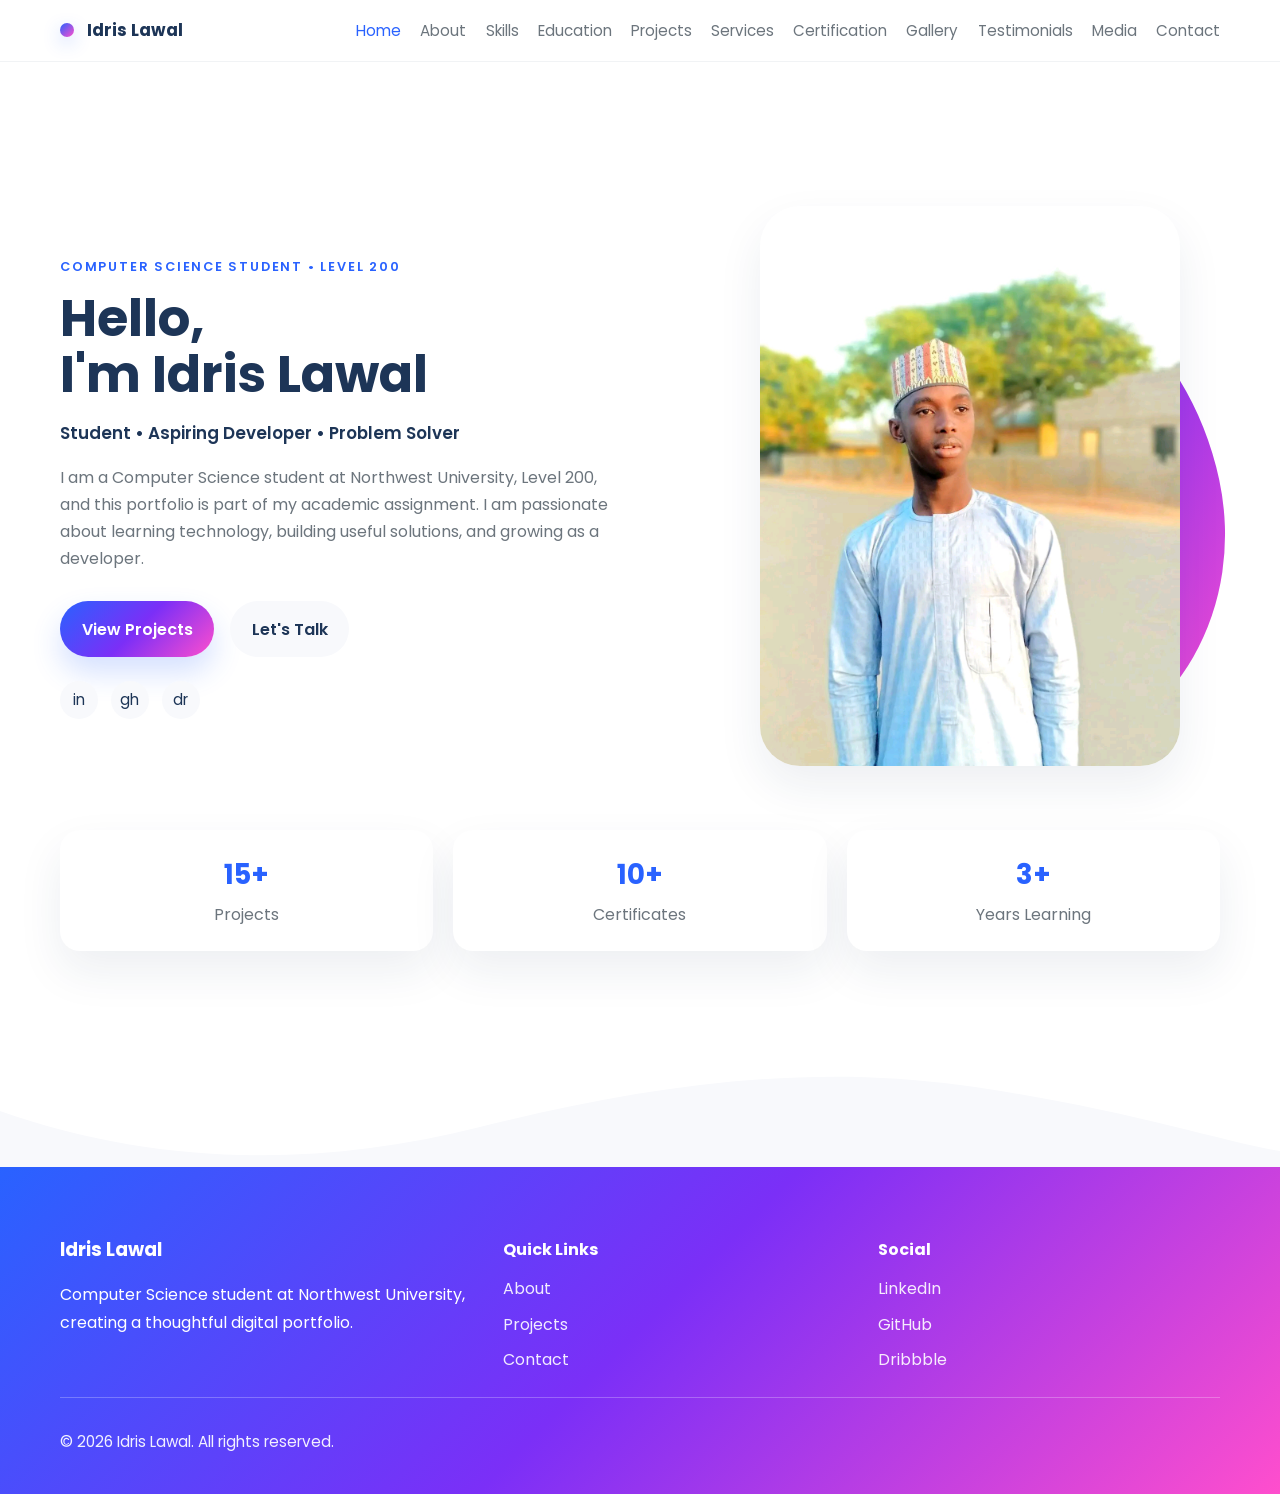
<file: index.html>
<!DOCTYPE html>
<html lang="en">
  <head>
    <meta charset="UTF-8" />
    <meta name="viewport" content="width=device-width, initial-scale=1.0" />
    <title>Idris Lawal | Personal Portfolio</title>
    <meta name="description" content="A modern portfolio website for Idris Lawal, a Computer Science student at Northwest University." />
    <link rel="preconnect" href="https://fonts.googleapis.com" />
    <link rel="preconnect" href="https://fonts.gstatic.com" crossorigin />
    <link href="https://fonts.googleapis.com/css2?family=Poppins:wght@400;500;600;700&display=swap" rel="stylesheet" />
    <link rel="stylesheet" href="css/style.css" />
  </head>
  <body>
    <header class="site-header">
      <nav class="container site-nav">
        <a class="logo" href="index.html">
          <span class="logo-mark"></span>
          Idris Lawal
        </a>
        <ul class="nav-links">
          <li><a class="active" href="index.html">Home</a></li>
          <li><a href="about.html">About</a></li>
          <li><a href="skills.html">Skills</a></li>
          <li><a href="education.html">Education</a></li>
          <li><a href="projects.html">Projects</a></li>
          <li><a href="services.html">Services</a></li>
          <li><a href="certification.html">Certification</a></li>
          <li><a href="gallery.html">Gallery</a></li>
          <li><a href="testimonials.html">Testimonials</a></li>
          <li><a href="media.html">Media</a></li>
          <li><a href="contact.html">Contact</a></li>
        </ul>
      </nav>
    </header>

    <main class="container page-shell">
      <section class="hero">
        <div class="hero-copy">
          <p class="eyebrow">Computer Science Student • Level 200</p>
          <h1>Hello, <br />I'm Idris Lawal</h1>
          <p class="hero-role">Student • Aspiring Developer • Problem Solver</p>
          <p class="hero-text">
            I am a Computer Science student at Northwest University, Level 200, and this portfolio is part of my academic assignment.
            I am passionate about learning technology, building useful solutions, and growing as a developer.
          </p>
          <div class="hero-actions">
            <a class="btn btn-primary" href="projects.html">View Projects</a>
            <a class="btn btn-secondary" href="contact.html">Let's Talk</a>
          </div>
          <ul class="social-links" aria-label="Social links">
            <li><a href="#">in</a></li>
            <li><a href="#">gh</a></li>
            <li><a href="#">dr</a></li>
          </ul>
        </div>

        <div class="hero-visual">
          <div class="blob"></div>
          <img src="images/profile.jpg" alt="Portrait of Idris Lawal" />
        </div>
      </section>

      <section class="stats-grid" aria-label="Highlights">
        <article class="stat-card">
          <h3>15+</h3>
          <p>Projects</p>
        </article>
        <article class="stat-card">
          <h3>10+</h3>
          <p>Certificates</p>
        </article>
        <article class="stat-card">
          <h3>3+</h3>
          <p>Years Learning</p>
        </article>
      </section>
    </main>

    <div class="wave-divider" aria-hidden="true">
      <svg viewBox="0 0 1440 120" preserveAspectRatio="none">
        <path d="M0,64 C180,120 360,120 540,80 C720,40 900,16 1080,38 C1260,60 1380,96 1440,104 L1440,120 L0,120 Z"></path>
      </svg>
    </div>

    <footer class="site-footer">
      <div class="container footer-grid">
        <div>
          <h3>Idris Lawal</h3>
          <p>Computer Science student at Northwest University, creating a thoughtful digital portfolio.</p>
        </div>
        <div>
          <h4>Quick Links</h4>
          <ul>
            <li><a href="about.html">About</a></li>
            <li><a href="projects.html">Projects</a></li>
            <li><a href="contact.html">Contact</a></li>
          </ul>
        </div>
        <div>
          <h4>Social</h4>
          <ul>
            <li><a href="#">LinkedIn</a></li>
            <li><a href="#">GitHub</a></li>
            <li><a href="#">Dribbble</a></li>
          </ul>
        </div>
      </div>
      <div class="container footer-bottom">
        <p>© 2026 Idris Lawal. All rights reserved.</p>
      </div>
    </footer>
  </body>
</html>
</file>
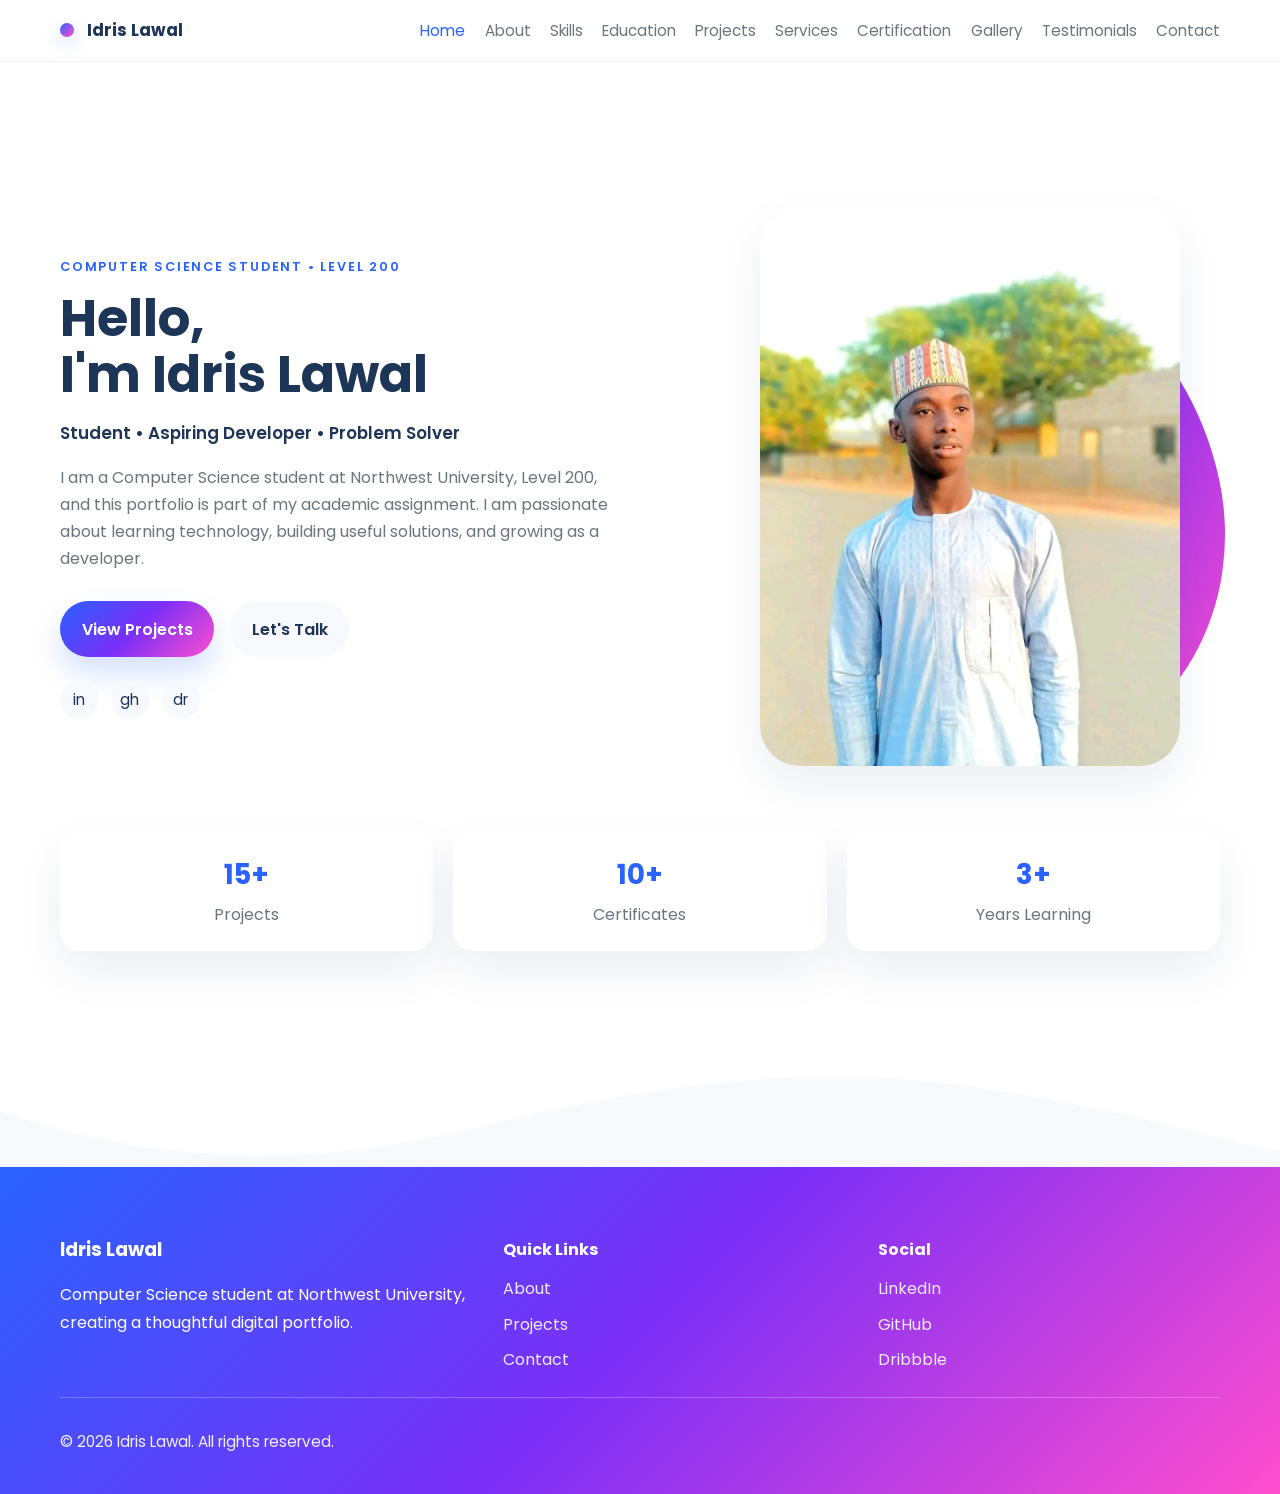
<file: Portfolio/index.html>
<!DOCTYPE html>
<html lang="en">
  <head>
    <meta charset="UTF-8" />
    <meta name="viewport" content="width=device-width, initial-scale=1.0" />
    <title>Idris Lawal | Personal Portfolio</title>
    <meta name="description" content="A modern portfolio website for Idris Lawal, a Computer Science student at Northwest University." />
    <link rel="preconnect" href="https://fonts.googleapis.com" />
    <link rel="preconnect" href="https://fonts.gstatic.com" crossorigin />
    <link href="https://fonts.googleapis.com/css2?family=Poppins:wght@400;500;600;700&display=swap" rel="stylesheet" />
    <link rel="stylesheet" href="css/style.css" />
  </head>
  <body>
    <header class="site-header">
      <nav class="container site-nav">
        <a class="logo" href="index.html">
          <span class="logo-mark"></span>
          Idris Lawal
        </a>
        <ul class="nav-links">
          <li><a class="active" href="index.html">Home</a></li>
          <li><a href="about.html">About</a></li>
          <li><a href="skills.html">Skills</a></li>
          <li><a href="education.html">Education</a></li>
          <li><a href="projects.html">Projects</a></li>
          <li><a href="services.html">Services</a></li>
          <li><a href="certification.html">Certification</a></li>
          <li><a href="gallery.html">Gallery</a></li>
          <li><a href="testimonials.html">Testimonials</a></li>
          <li><a href="contact.html">Contact</a></li>
        </ul>
      </nav>
    </header>

    <main class="container page-shell">
      <section class="hero">
        <div class="hero-copy">
          <p class="eyebrow">Computer Science Student • Level 200</p>
          <h1>Hello, <br />I'm Idris Lawal</h1>
          <p class="hero-role">Student • Aspiring Developer • Problem Solver</p>
          <p class="hero-text">
            I am a Computer Science student at Northwest University, Level 200, and this portfolio is part of my academic assignment.
            I am passionate about learning technology, building useful solutions, and growing as a developer.
          </p>
          <div class="hero-actions">
            <a class="btn btn-primary" href="projects.html">View Projects</a>
            <a class="btn btn-secondary" href="contact.html">Let's Talk</a>
          </div>
          <ul class="social-links" aria-label="Social links">
            <li><a href="#">in</a></li>
            <li><a href="#">gh</a></li>
            <li><a href="#">dr</a></li>
          </ul>
        </div>

        <div class="hero-visual">
          <div class="blob"></div>
          <img src="images/profile.jpg" alt="Portrait of Idris Lawal" />
        </div>
      </section>

      <section class="stats-grid" aria-label="Highlights">
        <article class="stat-card">
          <h3>15+</h3>
          <p>Projects</p>
        </article>
        <article class="stat-card">
          <h3>10+</h3>
          <p>Certificates</p>
        </article>
        <article class="stat-card">
          <h3>3+</h3>
          <p>Years Learning</p>
        </article>
      </section>
    </main>

    <div class="wave-divider" aria-hidden="true">
      <svg viewBox="0 0 1440 120" preserveAspectRatio="none">
        <path d="M0,64 C180,120 360,120 540,80 C720,40 900,16 1080,38 C1260,60 1380,96 1440,104 L1440,120 L0,120 Z"></path>
      </svg>
    </div>

    <footer class="site-footer">
      <div class="container footer-grid">
        <div>
          <h3>Idris Lawal</h3>
          <p>Computer Science student at Northwest University, creating a thoughtful digital portfolio.</p>
        </div>
        <div>
          <h4>Quick Links</h4>
          <ul>
            <li><a href="about.html">About</a></li>
            <li><a href="projects.html">Projects</a></li>
            <li><a href="contact.html">Contact</a></li>
          </ul>
        </div>
        <div>
          <h4>Social</h4>
          <ul>
            <li><a href="#">LinkedIn</a></li>
            <li><a href="#">GitHub</a></li>
            <li><a href="#">Dribbble</a></li>
          </ul>
        </div>
      </div>
      <div class="container footer-bottom">
        <p>© 2026 Idris Lawal. All rights reserved.</p>
      </div>
    </footer>
  </body>
</html>
</file>
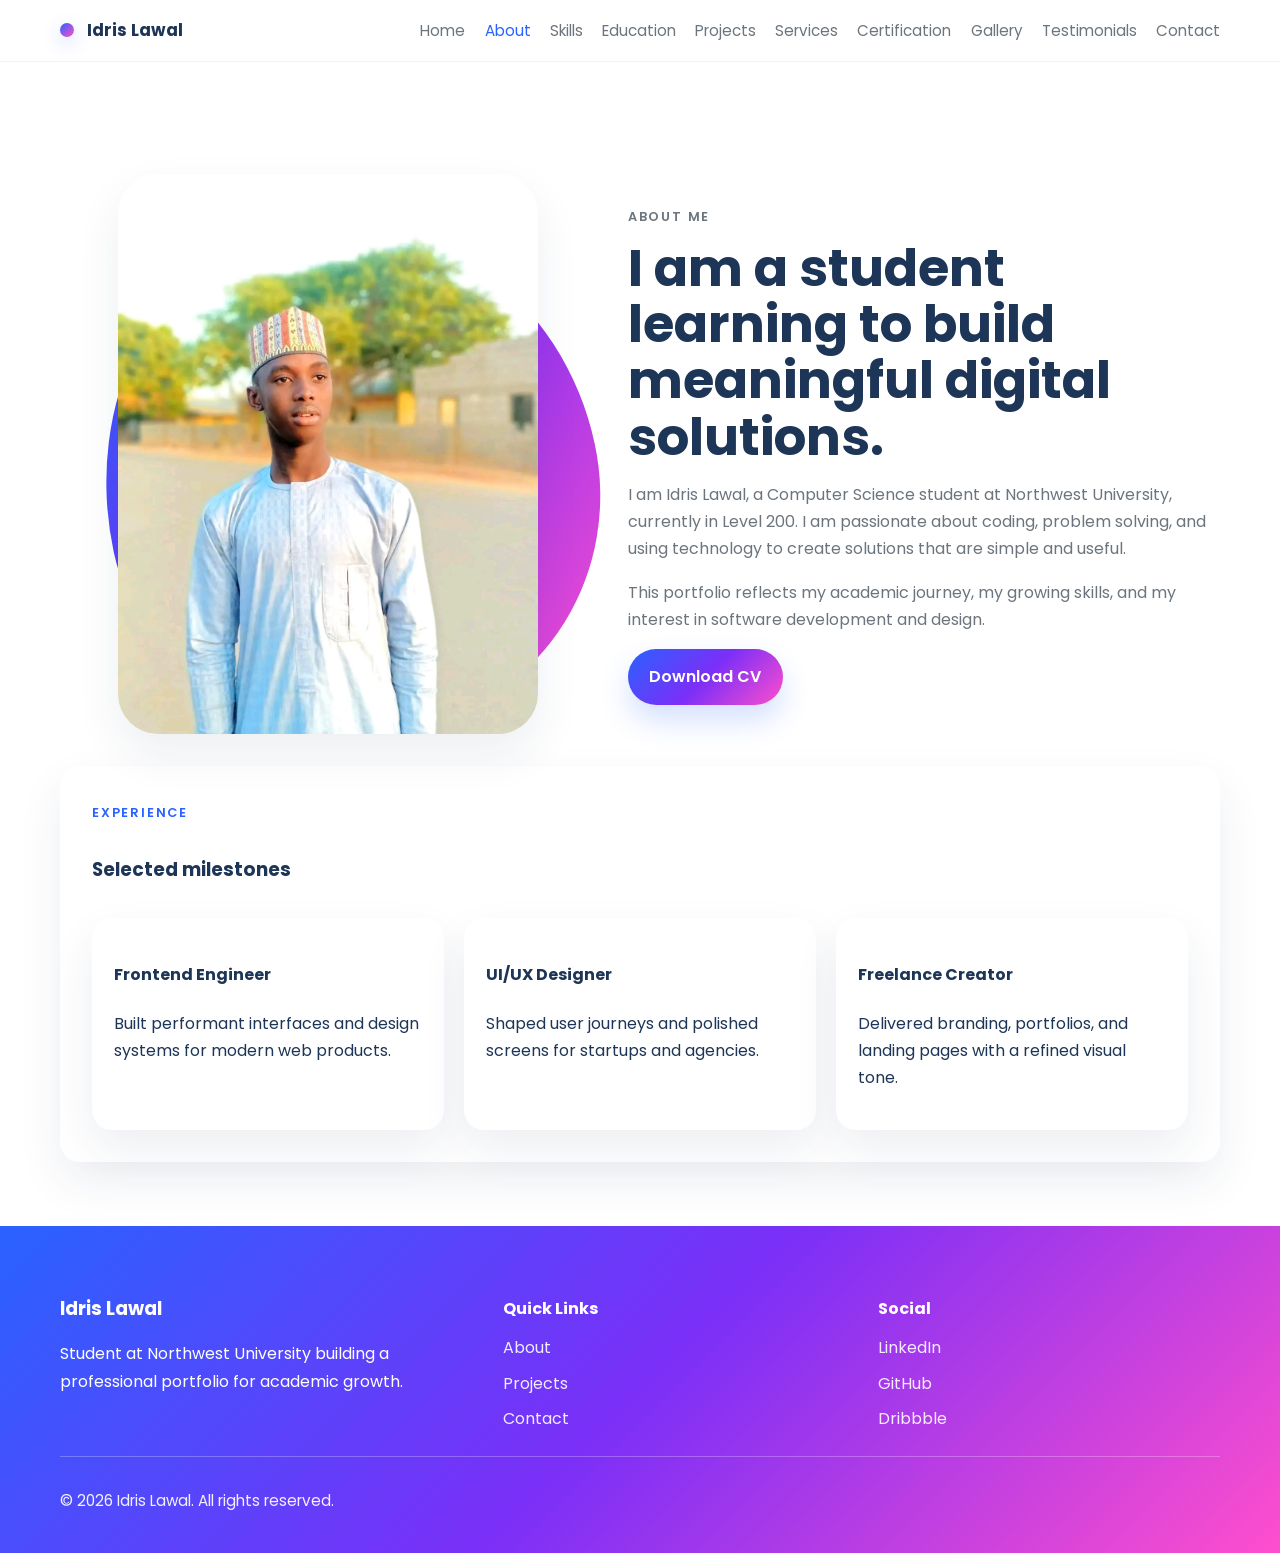
<file: about.html>
<!DOCTYPE html>
<html lang="en">
  <head>
    <meta charset="UTF-8" />
    <meta name="viewport" content="width=device-width, initial-scale=1.0" />
    <title>About | Idris Lawal</title>
    <link rel="preconnect" href="https://fonts.googleapis.com" />
    <link rel="preconnect" href="https://fonts.gstatic.com" crossorigin />
    <link href="https://fonts.googleapis.com/css2?family=Poppins:wght@400;500;600;700&display=swap" rel="stylesheet" />
    <link rel="stylesheet" href="css/style.css" />
  </head>
  <body>
    <header class="site-header">
      <nav class="container site-nav">
        <a class="logo" href="index.html">
          <span class="logo-mark"></span>
          Idris Lawal
        </a>
        <ul class="nav-links">
          <li><a href="index.html">Home</a></li>
          <li><a class="active" href="about.html">About</a></li>
          <li><a href="skills.html">Skills</a></li>
          <li><a href="education.html">Education</a></li>
          <li><a href="projects.html">Projects</a></li>
          <li><a href="services.html">Services</a></li>
          <li><a href="certification.html">Certification</a></li>
          <li><a href="gallery.html">Gallery</a></li>
          <li><a href="testimonials.html">Testimonials</a></li>
          <li><a href="contact.html">Contact</a></li>
        </ul>
      </nav>
    </header>

    <main class="container page-shell inner-page">
      <section class="split-section">
        <div class="split-image">
          <div class="blob"></div>
          <img src="images/profile.jpg" alt="About portrait" />
        </div>
        <div class="split-content">
          <p class="eyebrow">About Me</p>
          <h2>I am a student learning to build meaningful digital solutions.</h2>
          <p>
            I am Idris Lawal, a Computer Science student at Northwest University, currently in Level 200.
            I am passionate about coding, problem solving, and using technology to create solutions that are simple and useful.
          </p>
          <p>
            This portfolio reflects my academic journey, my growing skills, and my interest in software development and design.
          </p>
          <a class="btn btn-primary" href="index.html">Download CV</a>
        </div>
      </section>

      <section class="section-card">
        <div class="section-intro">
          <p class="eyebrow">Experience</p>
          <h3>Selected milestones</h3>
        </div>
        <div class="card-grid three-up">
          <article class="mini-card">
            <h4>Frontend Engineer</h4>
            <p>Built performant interfaces and design systems for modern web products.</p>
          </article>
          <article class="mini-card">
            <h4>UI/UX Designer</h4>
            <p>Shaped user journeys and polished screens for startups and agencies.</p>
          </article>
          <article class="mini-card">
            <h4>Freelance Creator</h4>
            <p>Delivered branding, portfolios, and landing pages with a refined visual tone.</p>
          </article>
        </div>
      </section>
    </main>

    <footer class="site-footer">
      <div class="container footer-grid">
        <div>
          <h3>Idris Lawal</h3>
          <p>Student at Northwest University building a professional portfolio for academic growth.</p>
        </div>
        <div>
          <h4>Quick Links</h4>
          <ul>
            <li><a href="about.html">About</a></li>
            <li><a href="projects.html">Projects</a></li>
            <li><a href="contact.html">Contact</a></li>
          </ul>
        </div>
        <div>
          <h4>Social</h4>
          <ul>
            <li><a href="#">LinkedIn</a></li>
            <li><a href="#">GitHub</a></li>
            <li><a href="#">Dribbble</a></li>
          </ul>
        </div>
      </div>
      <div class="container footer-bottom">
        <p>© 2026 Idris Lawal. All rights reserved.</p>
      </div>
    </footer>
  </body>
</html>
</file>
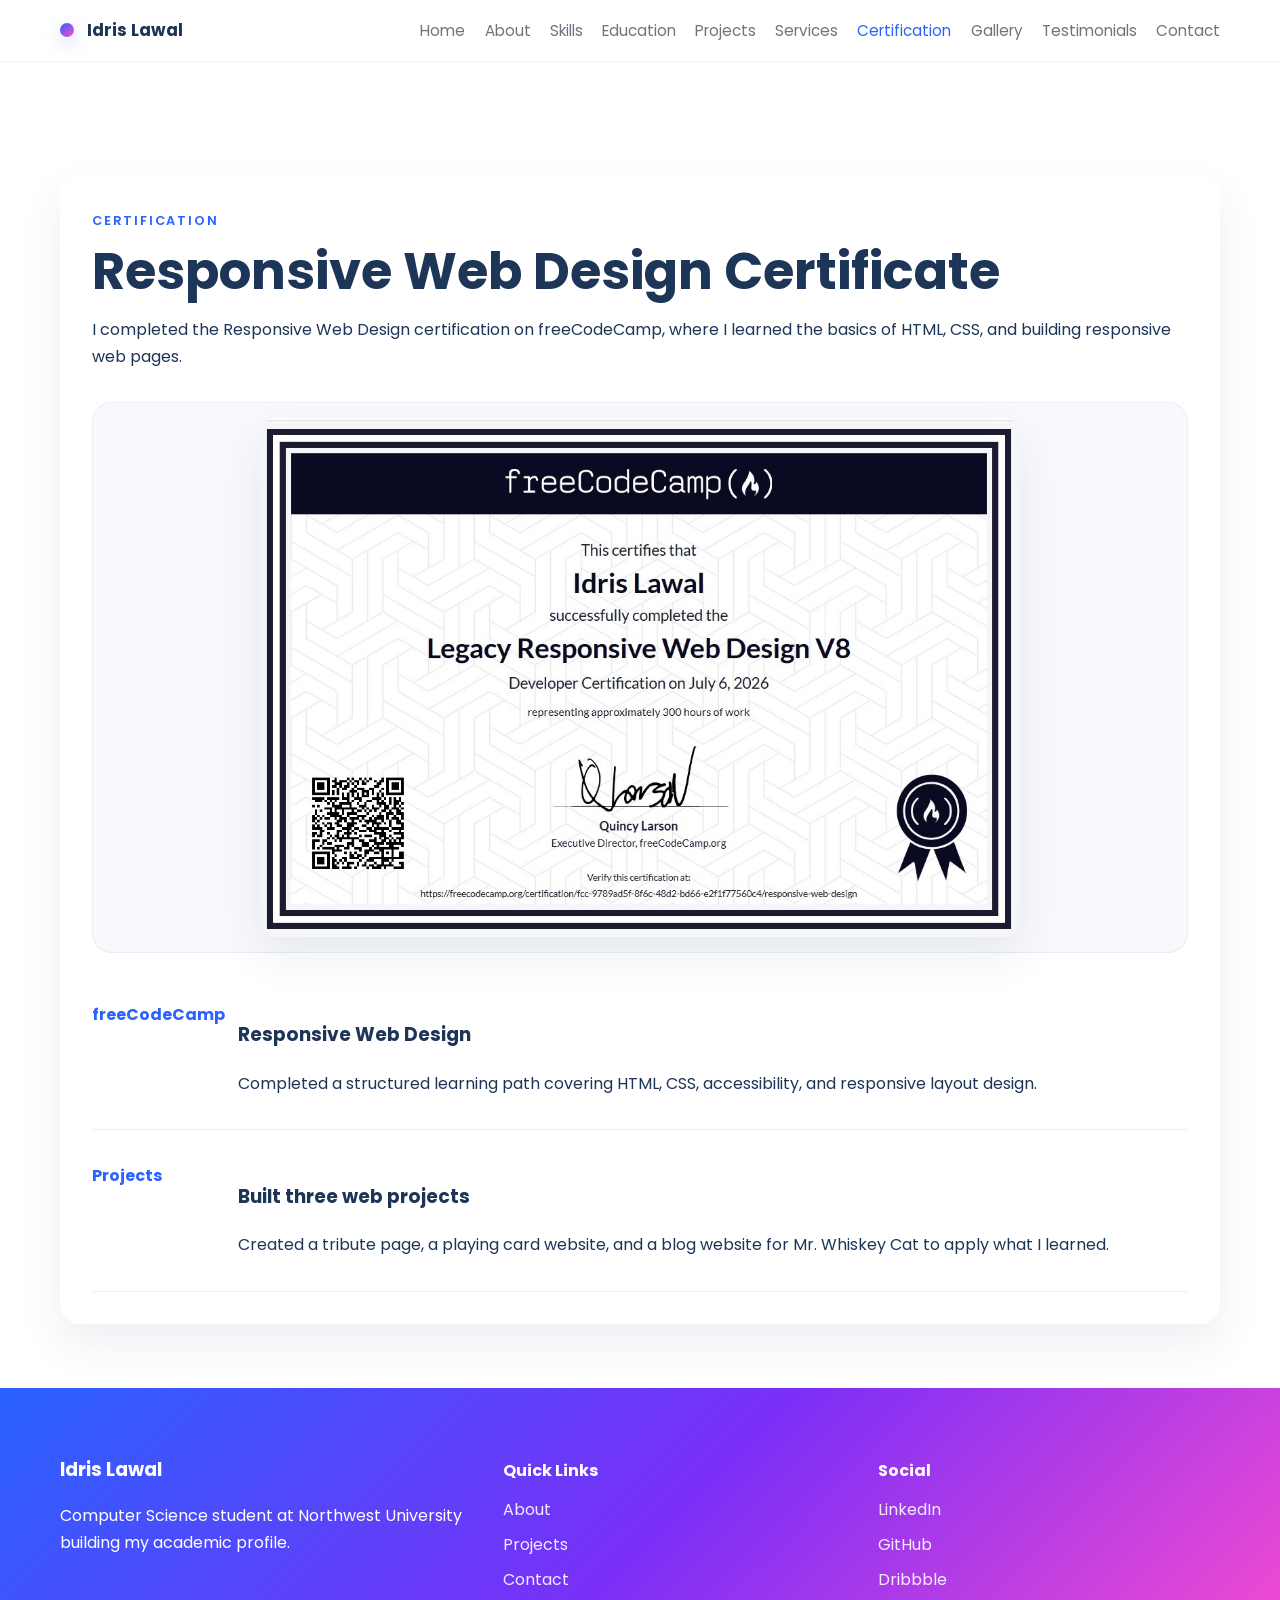
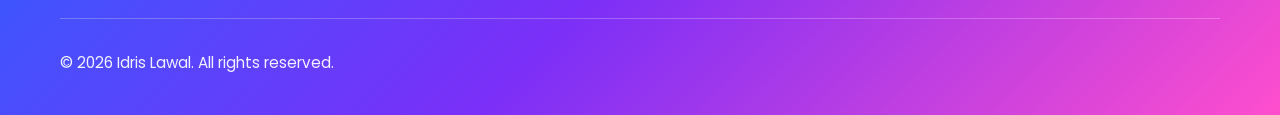
<file: certification.html>
<!DOCTYPE html>
<html lang="en">
  <head>
    <meta charset="UTF-8" />
    <meta name="viewport" content="width=device-width, initial-scale=1.0" />
    <title>Certification | Idris Lawal</title>
    <link rel="preconnect" href="https://fonts.googleapis.com" />
    <link rel="preconnect" href="https://fonts.gstatic.com" crossorigin />
    <link href="https://fonts.googleapis.com/css2?family=Poppins:wght@400;500;600;700&display=swap" rel="stylesheet" />
    <link rel="stylesheet" href="css/style.css" />
  </head>
  <body>
    <header class="site-header">
      <nav class="container site-nav">
        <a class="logo" href="index.html">
          <span class="logo-mark"></span>
          Idris Lawal
        </a>
        <ul class="nav-links">
          <li><a href="index.html">Home</a></li>
          <li><a href="about.html">About</a></li>
          <li><a href="skills.html">Skills</a></li>
          <li><a href="education.html">Education</a></li>
          <li><a href="projects.html">Projects</a></li>
          <li><a href="services.html">Services</a></li>
          <li><a class="active" href="certification.html">Certification</a></li>
          <li><a href="gallery.html">Gallery</a></li>
          <li><a href="testimonials.html">Testimonials</a></li>
          <li><a href="contact.html">Contact</a></li>
        </ul>
      </nav>
    </header>

    <main class="container page-shell inner-page">
      <section class="section-card">
        <div class="section-intro">
          <p class="eyebrow">Certification</p>
          <h2>Responsive Web Design Certificate</h2>
          <p>I completed the Responsive Web Design certification on freeCodeCamp, where I learned the basics of HTML, CSS, and building responsive web pages.</p>
        </div>
        <div class="certificate-preview">
          <img src="images/cert.jpg" alt="freeCodeCamp Responsive Web Design certificate" />
        </div>

        <div class="timeline">
          <article class="timeline-item">
            <span class="timeline-year">freeCodeCamp</span>
            <div>
              <h3>Responsive Web Design</h3>
              <p>Completed a structured learning path covering HTML, CSS, accessibility, and responsive layout design.</p>
            </div>
          </article>
          <article class="timeline-item">
            <span class="timeline-year">Projects</span>
            <div>
              <h3>Built three web projects</h3>
              <p>Created a tribute page, a playing card website, and a blog website for Mr. Whiskey Cat to apply what I learned.</p>
            </div>
          </article>
        </div>
      </section>
    </main>

    <footer class="site-footer">
      <div class="container footer-grid">
        <div>
          <h3>Idris Lawal</h3>
          <p>Computer Science student at Northwest University building my academic profile.</p>
        </div>
        <div>
          <h4>Quick Links</h4>
          <ul>
            <li><a href="about.html">About</a></li>
            <li><a href="projects.html">Projects</a></li>
            <li><a href="contact.html">Contact</a></li>
          </ul>
        </div>
        <div>
          <h4>Social</h4>
          <ul>
            <li><a href="#">LinkedIn</a></li>
            <li><a href="#">GitHub</a></li>
            <li><a href="#">Dribbble</a></li>
          </ul>
        </div>
      </div>
      <div class="container footer-bottom">
        <p>© 2026 Idris Lawal. All rights reserved.</p>
      </div>
    </footer>
  </body>
</html>
</file>
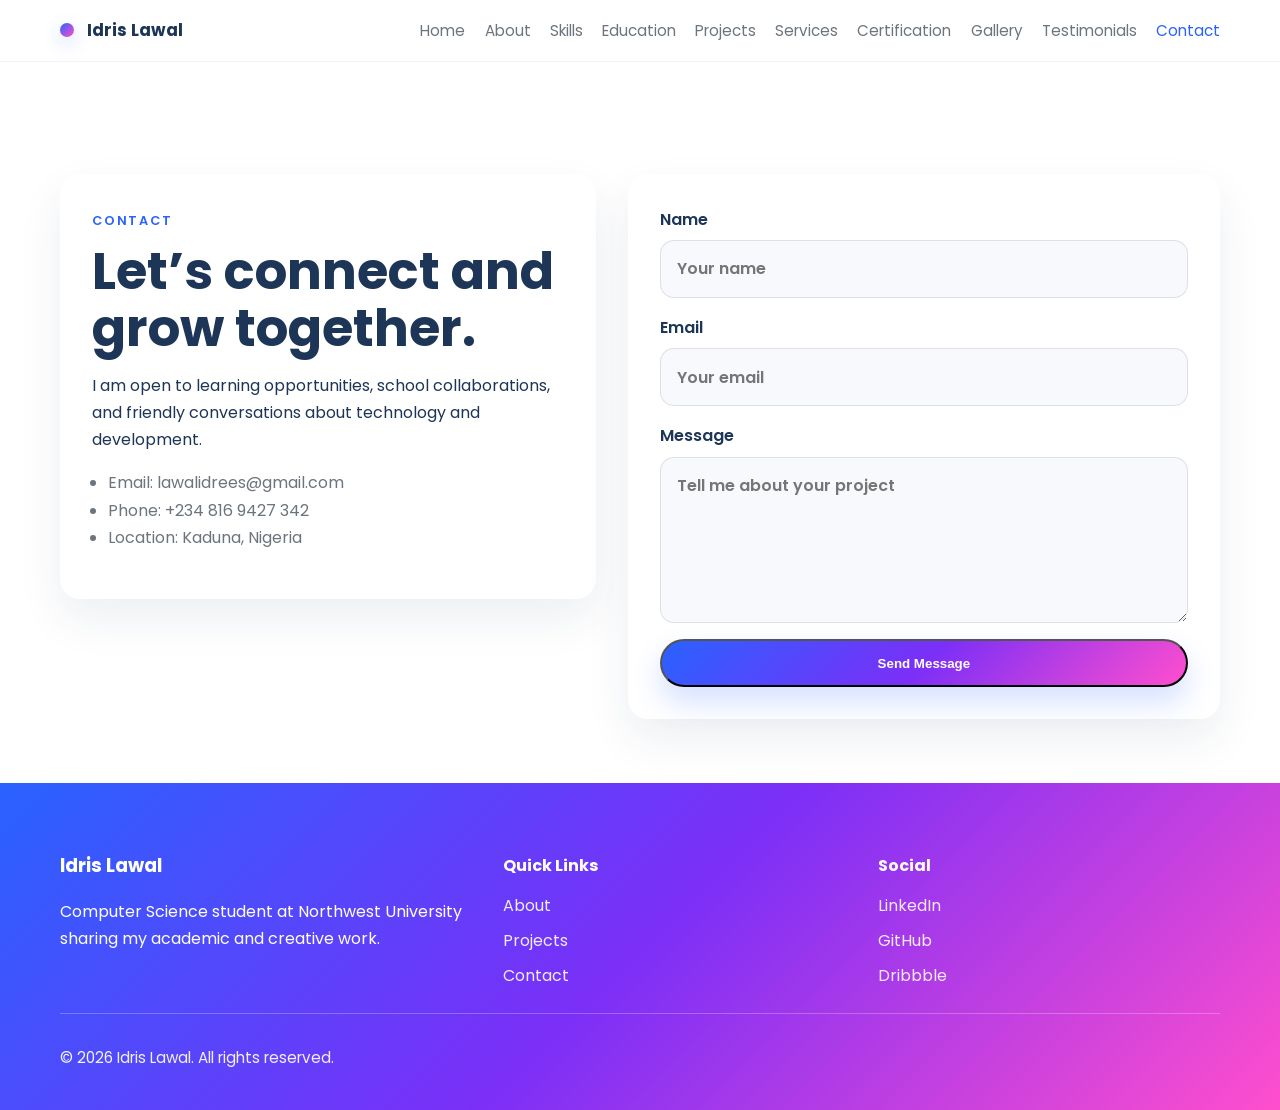
<file: contact.html>
<!DOCTYPE html>
<html lang="en">
  <head>
    <meta charset="UTF-8" />
    <meta name="viewport" content="width=device-width, initial-scale=1.0" />
    <title>Contact | Idris Lawal</title>
    <link rel="preconnect" href="https://fonts.googleapis.com" />
    <link rel="preconnect" href="https://fonts.gstatic.com" crossorigin />
    <link href="https://fonts.googleapis.com/css2?family=Poppins:wght@400;500;600;700&display=swap" rel="stylesheet" />
    <link rel="stylesheet" href="css/style.css" />
  </head>
  <body>
    <header class="site-header">
      <nav class="container site-nav">
        <a class="logo" href="index.html">
          <span class="logo-mark"></span>
          Idris Lawal
        </a>
        <ul class="nav-links">
          <li><a href="index.html">Home</a></li>
          <li><a href="about.html">About</a></li>
          <li><a href="skills.html">Skills</a></li>
          <li><a href="education.html">Education</a></li>
          <li><a href="projects.html">Projects</a></li>
          <li><a href="services.html">Services</a></li>
          <li><a href="certification.html">Certification</a></li>
          <li><a href="gallery.html">Gallery</a></li>
          <li><a href="testimonials.html">Testimonials</a></li>
          <li><a class="active" href="contact.html">Contact</a></li>
        </ul>
      </nav>
    </header>

    <main class="container page-shell inner-page">
      <section class="contact-section">
        <div class="contact-info">
          <p class="eyebrow">Contact</p>
          <h2>Let’s connect and grow together.</h2>
          <p>I am open to learning opportunities, school collaborations, and friendly conversations about technology and development.</p>
          <ul>
            <li>Email: lawalidrees@gmail.com</li>
            <li>Phone: +234 816 9427 342</li>
            <li>Location: Kaduna, Nigeria</li>
          </ul>
        </div>
        <form class="contact-form">
          <label>
            Name
            <input type="text" placeholder="Your name" />
          </label>
          <label>
            Email
            <input type="email" placeholder="Your email" />
          </label>
          <label>
            Message
            <textarea rows="5" placeholder="Tell me about your project"></textarea>
          </label>
          <button class="btn btn-primary" type="submit">Send Message</button>
        </form>
      </section>
    </main>

    <footer class="site-footer">
      <div class="container footer-grid">
        <div>
          <h3>Idris Lawal</h3>
          <p>Computer Science student at Northwest University sharing my academic and creative work.</p>
        </div>
        <div>
          <h4>Quick Links</h4>
          <ul>
            <li><a href="about.html">About</a></li>
            <li><a href="projects.html">Projects</a></li>
            <li><a href="contact.html">Contact</a></li>
          </ul>
        </div>
        <div>
          <h4>Social</h4>
          <ul>
            <li><a href="#">LinkedIn</a></li>
            <li><a href="#">GitHub</a></li>
            <li><a href="#">Dribbble</a></li>
          </ul>
        </div>
      </div>
      <div class="container footer-bottom">
        <p>© 2026 Idris Lawal. All rights reserved.</p>
      </div>
    </footer>
  </body>
</html>
</file>
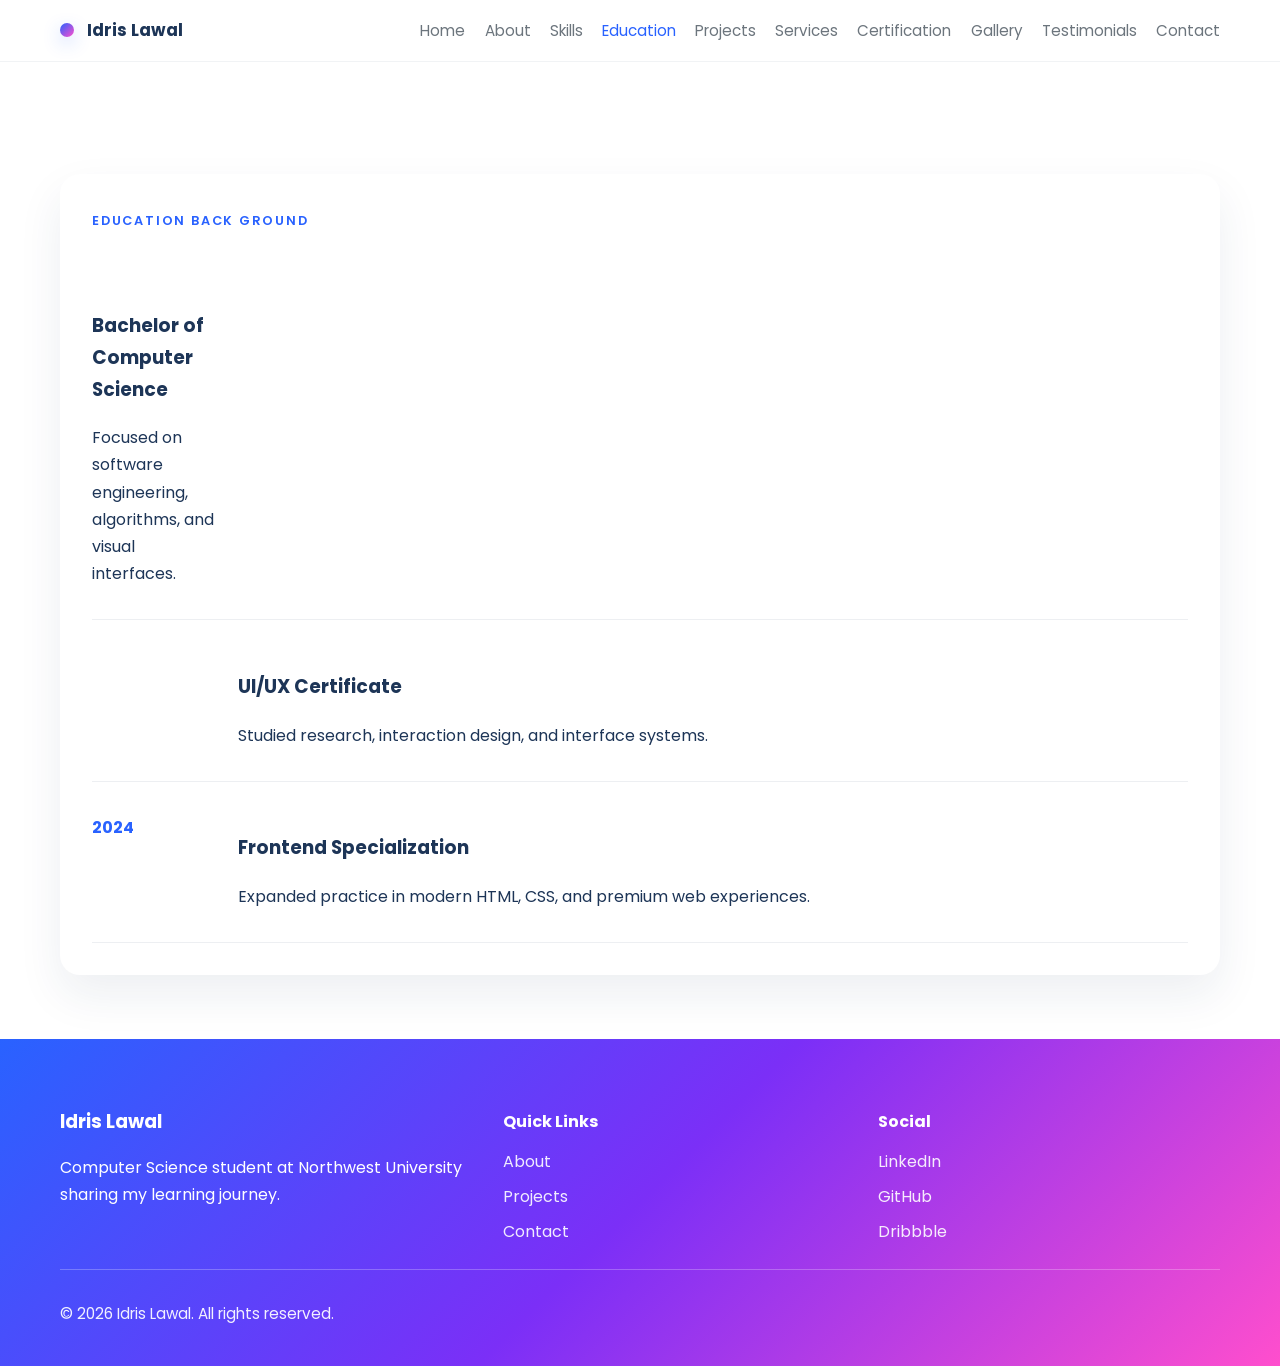
<file: education.html>
<!DOCTYPE html>
<html lang="en">
  <head>
    <meta charset="UTF-8" />
    <meta name="viewport" content="width=device-width, initial-scale=1.0" />
    <title>Education | Idris Lawal</title>
    <link rel="preconnect" href="https://fonts.googleapis.com" />
    <link rel="preconnect" href="https://fonts.gstatic.com" crossorigin />
    <link href="https://fonts.googleapis.com/css2?family=Poppins:wght@400;500;600;700&display=swap" rel="stylesheet" />
    <link rel="stylesheet" href="css/style.css" />
  </head>
  <body>
    <header class="site-header">
      <nav class="container site-nav">
        <a class="logo" href="index.html">
          <span class="logo-mark"></span>
          Idris Lawal
        </a>
        <ul class="nav-links">
          <li><a href="index.html">Home</a></li>
          <li><a href="about.html">About</a></li>
          <li><a href="skills.html">Skills</a></li>
          <li><a class="active" href="education.html">Education</a></li>
          <li><a href="projects.html">Projects</a></li>
          <li><a href="services.html">Services</a></li>
          <li><a href="certification.html">Certification</a></li>
          <li><a href="gallery.html">Gallery</a></li>
          <li><a href="testimonials.html">Testimonials</a></li>
          <li><a href="contact.html">Contact</a></li>
        </ul>
      </nav>
    </header>

    <main class="container page-shell inner-page">
      <section class="section-card">
        <div class="section-intro">
          <p class="eyebrow">Education back ground</p>
        </div>
        <div class="timeline">
          <article class="timeline-item">
            <div>
              <h3>Bachelor of Computer Science</h3>
              <p>Focused on software engineering, algorithms, and visual interfaces.</p>
            </div>
          </article>
          <article class="timeline-item">
            <span class="timeline-year"></span>
            <div>
              <h3>UI/UX Certificate</h3>
              <p>Studied research, interaction design, and interface systems.</p>
            </div>
          </article>
          <article class="timeline-item">
            <span class="timeline-year">2024</span>
            <div>
              <h3>Frontend Specialization</h3>
              <p>Expanded practice in modern HTML, CSS, and premium web experiences.</p>
            </div>
          </article>
        </div>
      </section>
    </main>

    <footer class="site-footer">
      <div class="container footer-grid">
        <div>
          <h3>Idris Lawal</h3>
          <p>Computer Science student at Northwest University sharing my learning journey.</p>
        </div>
        <div>
          <h4>Quick Links</h4>
          <ul>
            <li><a href="about.html">About</a></li>
            <li><a href="projects.html">Projects</a></li>
            <li><a href="contact.html">Contact</a></li>
          </ul>
        </div>
        <div>
          <h4>Social</h4>
          <ul>
            <li><a href="#">LinkedIn</a></li>
            <li><a href="#">GitHub</a></li>
            <li><a href="#">Dribbble</a></li>
          </ul>
        </div>
      </div>
      <div class="container footer-bottom">
        <p>© 2026 Idris Lawal. All rights reserved.</p>
      </div>
    </footer>
  </body>
</html>
</file>
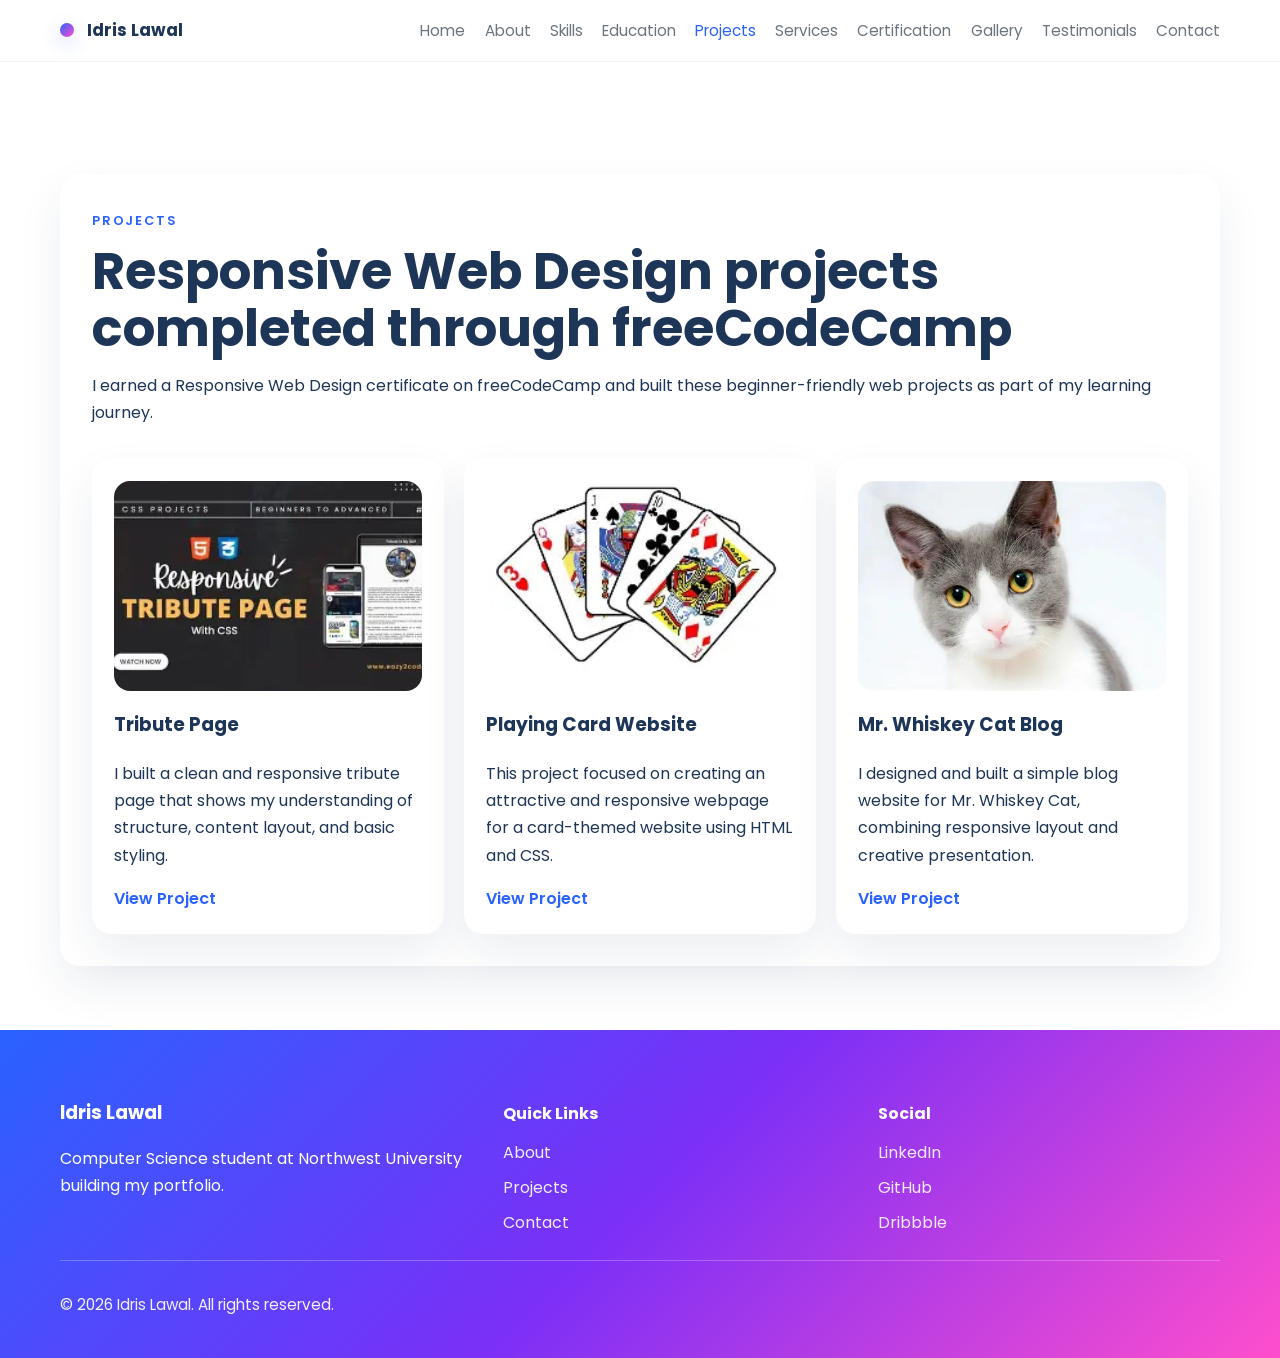
<file: projects.html>
<!DOCTYPE html>
<html lang="en">
  <head>
    <meta charset="UTF-8" />
    <meta name="viewport" content="width=device-width, initial-scale=1.0" />
    <title>Projects | Idris Lawal</title>
    <link rel="preconnect" href="https://fonts.googleapis.com" />
    <link rel="preconnect" href="https://fonts.gstatic.com" crossorigin />
    <link href="https://fonts.googleapis.com/css2?family=Poppins:wght@400;500;600;700&display=swap" rel="stylesheet" />
    <link rel="stylesheet" href="css/style.css" />
  </head>
  <body>
    <header class="site-header">
      <nav class="container site-nav">
        <a class="logo" href="index.html">
          <span class="logo-mark"></span>
          Idris Lawal
        </a>
        <ul class="nav-links">
          <li><a href="index.html">Home</a></li>
          <li><a href="about.html">About</a></li>
          <li><a href="skills.html">Skills</a></li>
          <li><a href="education.html">Education</a></li>
          <li><a class="active" href="projects.html">Projects</a></li>
          <li><a href="services.html">Services</a></li>
          <li><a href="certification.html">Certification</a></li>
          <li><a href="gallery.html">Gallery</a></li>
          <li><a href="testimonials.html">Testimonials</a></li>
          <li><a href="contact.html">Contact</a></li>
        </ul>
      </nav>
    </header>

    <main class="container page-shell inner-page">
      <section class="section-card">
        <div class="section-intro">
          <p class="eyebrow">Projects</p>
          <h2>Responsive Web Design projects completed through freeCodeCamp</h2>
          <p>I earned a Responsive Web Design certificate on freeCodeCamp and built these beginner-friendly web projects as part of my learning journey.</p>
        </div>
        <div class="card-grid three-up">
          <article class="project-card">
            <img src="images/tribute.webp" alt="Tribute page project preview" />
            <h3>Tribute Page</h3>
            <p>I built a clean and responsive tribute page that shows my understanding of structure, content layout, and basic styling.</p>
            <a class="text-link" href="#">View Project</a>
          </article>
          <article class="project-card">
            <img src="images/playing.webp" alt="Playing card website preview" />
            <h3>Playing Card Website</h3>
            <p>This project focused on creating an attractive and responsive webpage for a card-themed website using HTML and CSS.</p>
            <a class="text-link" href="#">View Project</a>
          </article>
          <article class="project-card">
            <img src="images/whiskey.webp" alt="Mr. Whiskey Cat blog website preview" />
            <h3>Mr. Whiskey Cat Blog</h3>
            <p>I designed and built a simple blog website for Mr. Whiskey Cat, combining responsive layout and creative presentation.</p>
            <a class="text-link" href="#">View Project</a>
          </article>
        </div>
      </section>
    </main>

    <footer class="site-footer">
      <div class="container footer-grid">
        <div>
          <h3>Idris Lawal</h3>
          <p>Computer Science student at Northwest University building my portfolio.</p>
        </div>
        <div>
          <h4>Quick Links</h4>
          <ul>
            <li><a href="about.html">About</a></li>
            <li><a href="projects.html">Projects</a></li>
            <li><a href="contact.html">Contact</a></li>
          </ul>
        </div>
        <div>
          <h4>Social</h4>
          <ul>
            <li><a href="#">LinkedIn</a></li>
            <li><a href="#">GitHub</a></li>
            <li><a href="#">Dribbble</a></li>
          </ul>
        </div>
      </div>
      <div class="container footer-bottom">
        <p>© 2026 Idris Lawal. All rights reserved.</p>
      </div>
    </footer>
  </body>
</html>
</file>
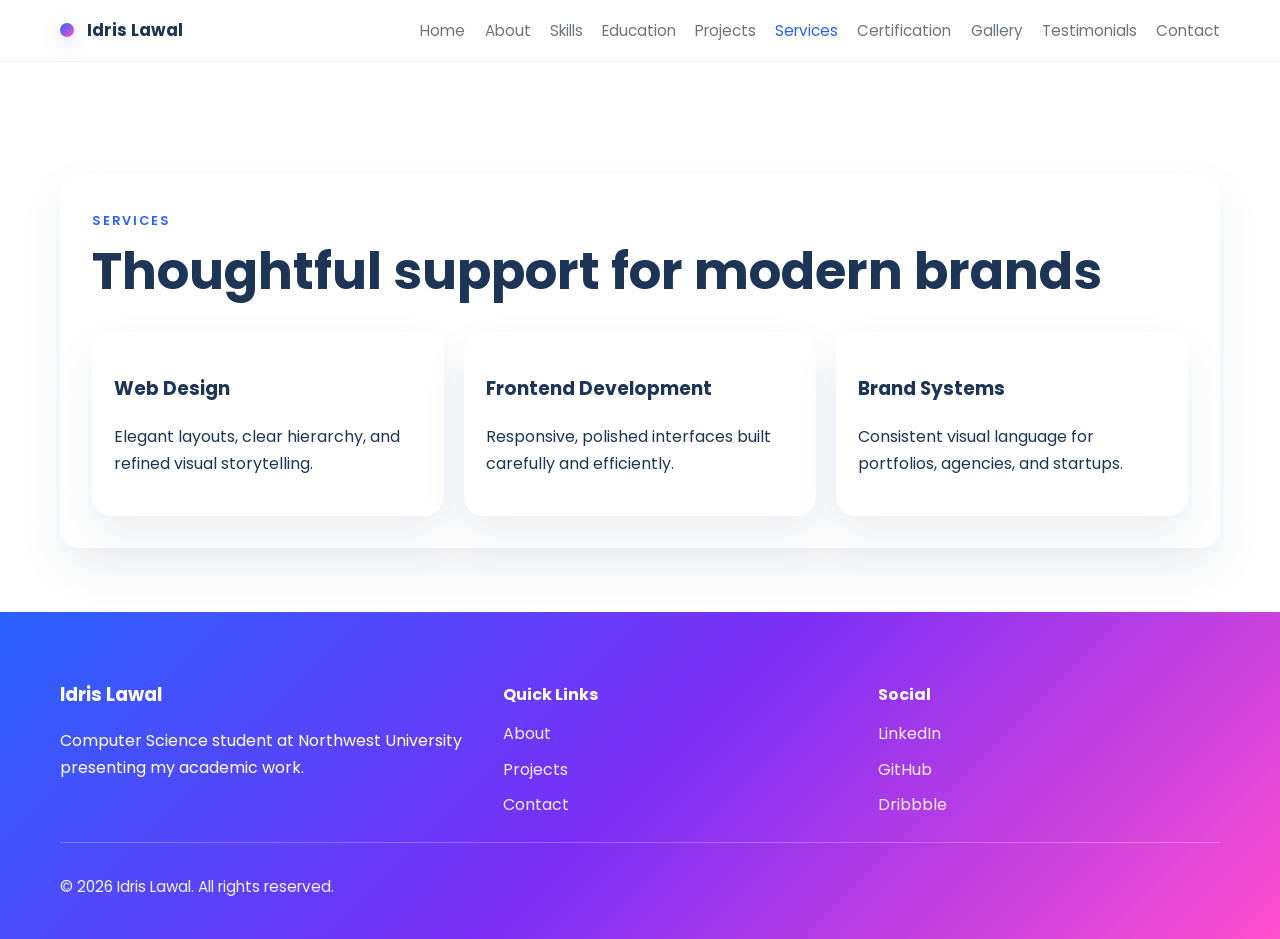
<file: services.html>
<!DOCTYPE html>
<html lang="en">
  <head>
    <meta charset="UTF-8" />
    <meta name="viewport" content="width=device-width, initial-scale=1.0" />
    <title>Services | Idris Lawal</title>
    <link rel="preconnect" href="https://fonts.googleapis.com" />
    <link rel="preconnect" href="https://fonts.gstatic.com" crossorigin />
    <link href="https://fonts.googleapis.com/css2?family=Poppins:wght@400;500;600;700&display=swap" rel="stylesheet" />
    <link rel="stylesheet" href="css/style.css" />
  </head>
  <body>
    <header class="site-header">
      <nav class="container site-nav">
        <a class="logo" href="index.html">
          <span class="logo-mark"></span>
          Idris Lawal
        </a>
        <ul class="nav-links">
          <li><a href="index.html">Home</a></li>
          <li><a href="about.html">About</a></li>
          <li><a href="skills.html">Skills</a></li>
          <li><a href="education.html">Education</a></li>
          <li><a href="projects.html">Projects</a></li>
          <li><a class="active" href="services.html">Services</a></li>
          <li><a href="certification.html">Certification</a></li>
          <li><a href="gallery.html">Gallery</a></li>
          <li><a href="testimonials.html">Testimonials</a></li>
          <li><a href="contact.html">Contact</a></li>
        </ul>
      </nav>
    </header>

    <main class="container page-shell inner-page">
      <section class="section-card">
        <div class="section-intro">
          <p class="eyebrow">Services</p>
          <h2>Thoughtful support for modern brands</h2>
        </div>
        <div class="card-grid three-up">
          <article class="mini-card">
            <h3>Web Design</h3>
            <p>Elegant layouts, clear hierarchy, and refined visual storytelling.</p>
          </article>
          <article class="mini-card">
            <h3>Frontend Development</h3>
            <p>Responsive, polished interfaces built carefully and efficiently.</p>
          </article>
          <article class="mini-card">
            <h3>Brand Systems</h3>
            <p>Consistent visual language for portfolios, agencies, and startups.</p>
          </article>
        </div>
      </section>
    </main>

    <footer class="site-footer">
      <div class="container footer-grid">
        <div>
          <h3>Idris Lawal</h3>
          <p>Computer Science student at Northwest University presenting my academic work.</p>
        </div>
        <div>
          <h4>Quick Links</h4>
          <ul>
            <li><a href="about.html">About</a></li>
            <li><a href="projects.html">Projects</a></li>
            <li><a href="contact.html">Contact</a></li>
          </ul>
        </div>
        <div>
          <h4>Social</h4>
          <ul>
            <li><a href="#">LinkedIn</a></li>
            <li><a href="#">GitHub</a></li>
            <li><a href="#">Dribbble</a></li>
          </ul>
        </div>
      </div>
      <div class="container footer-bottom">
        <p>© 2026 Idris Lawal. All rights reserved.</p>
      </div>
    </footer>
  </body>
</html>
</file>
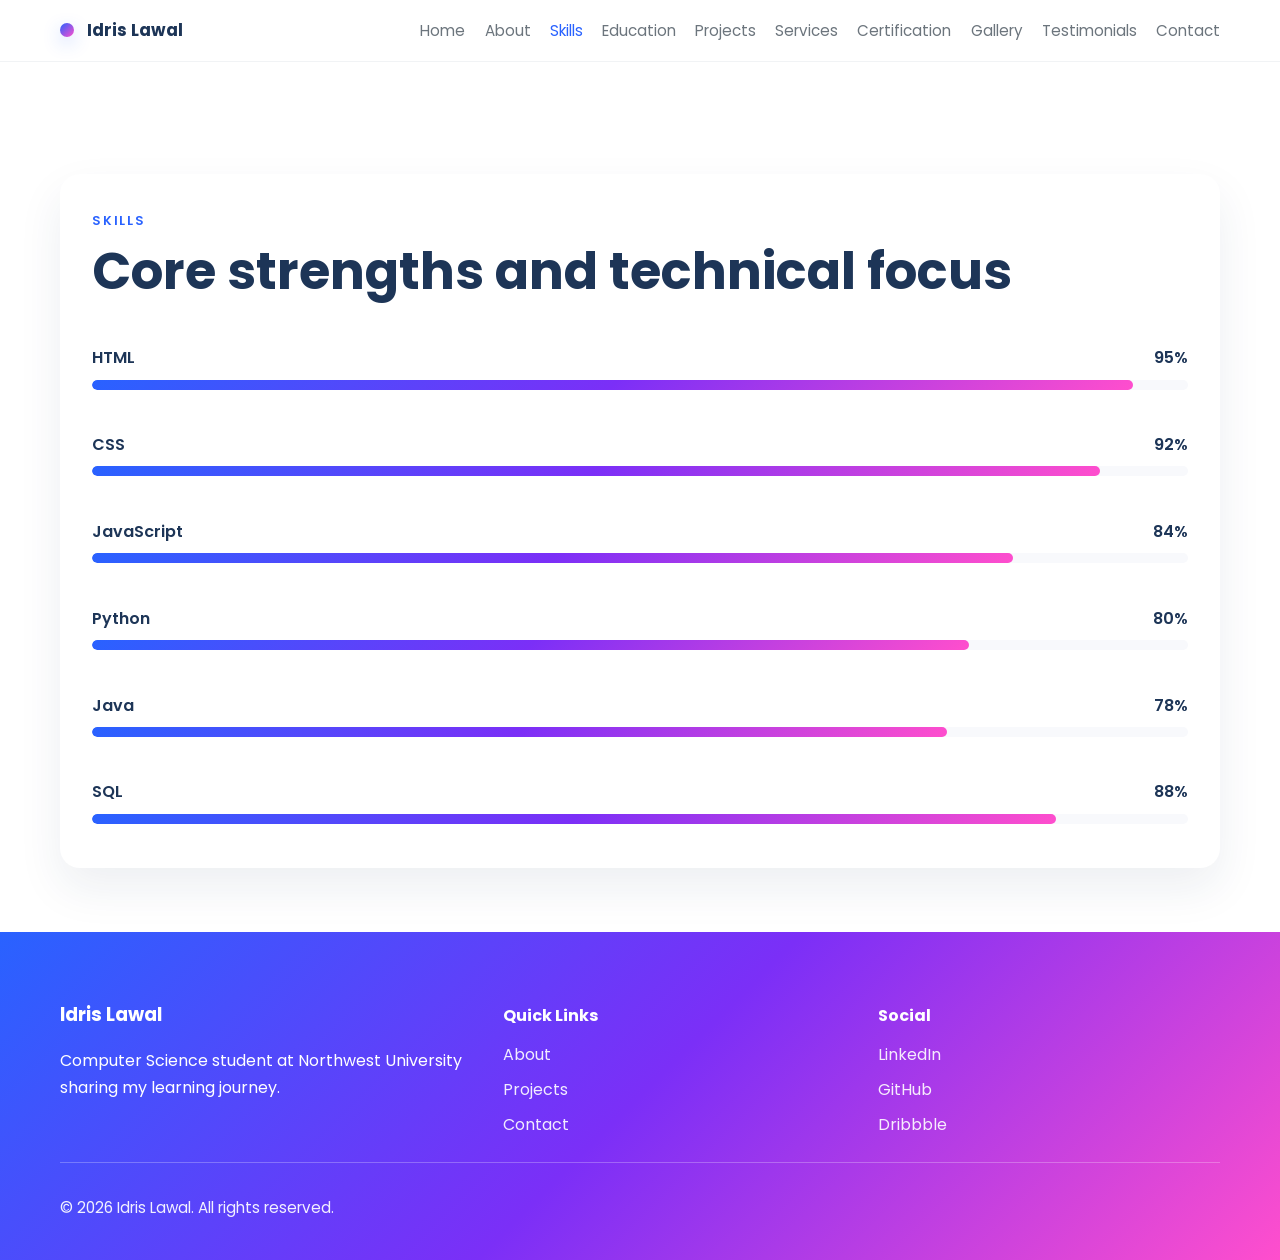
<file: skills.html>
<!DOCTYPE html>
<html lang="en">
  <head>
    <meta charset="UTF-8" />
    <meta name="viewport" content="width=device-width, initial-scale=1.0" />
    <title>Skills | Idris Lawal</title>
    <link rel="preconnect" href="https://fonts.googleapis.com" />
    <link rel="preconnect" href="https://fonts.gstatic.com" crossorigin />
    <link href="https://fonts.googleapis.com/css2?family=Poppins:wght@400;500;600;700&display=swap" rel="stylesheet" />
    <link rel="stylesheet" href="css/style.css" />
  </head>
  <body>
    <header class="site-header">
      <nav class="container site-nav">
        <a class="logo" href="index.html">
          <span class="logo-mark"></span>
          Idris Lawal
        </a>
        <ul class="nav-links">
          <li><a href="index.html">Home</a></li>
          <li><a href="about.html">About</a></li>
          <li><a class="active" href="skills.html">Skills</a></li>
          <li><a href="education.html">Education</a></li>
          <li><a href="projects.html">Projects</a></li>
          <li><a href="services.html">Services</a></li>
          <li><a href="certification.html">Certification</a></li>
          <li><a href="gallery.html">Gallery</a></li>
          <li><a href="testimonials.html">Testimonials</a></li>
          <li><a href="contact.html">Contact</a></li>
        </ul>
      </nav>
    </header>

    <main class="container page-shell inner-page">
      <section class="section-card">
        <div class="section-intro">
          <p class="eyebrow">Skills</p>
          <h2>Core strengths and technical focus</h2>
        </div>
        <div class="skills-list">
          <div class="skill-item">
            <div class="skill-label"><span>HTML</span><span>95%</span></div>
            <div class="progress"><span style="width:95%"></span></div>
          </div>
          <div class="skill-item">
            <div class="skill-label"><span>CSS</span><span>92%</span></div>
            <div class="progress"><span style="width:92%"></span></div>
          </div>
          <div class="skill-item">
            <div class="skill-label"><span>JavaScript</span><span>84%</span></div>
            <div class="progress"><span style="width:84%"></span></div>
          </div>
          <div class="skill-item">
            <div class="skill-label"><span>Python</span><span>80%</span></div>
            <div class="progress"><span style="width:80%"></span></div>
          </div>
          <div class="skill-item">
            <div class="skill-label"><span>Java</span><span>78%</span></div>
            <div class="progress"><span style="width:78%"></span></div>
          </div>
          <div class="skill-item">
            <div class="skill-label"><span>SQL</span><span>88%</span></div>
            <div class="progress"><span style="width:88%"></span></div>
          </div>
        </div>
      </section>
    </main>

    <footer class="site-footer">
      <div class="container footer-grid">
        <div>
          <h3>Idris Lawal</h3>
          <p>Computer Science student at Northwest University sharing my learning journey.</p>
        </div>
        <div>
          <h4>Quick Links</h4>
          <ul>
            <li><a href="about.html">About</a></li>
            <li><a href="projects.html">Projects</a></li>
            <li><a href="contact.html">Contact</a></li>
          </ul>
        </div>
        <div>
          <h4>Social</h4>
          <ul>
            <li><a href="#">LinkedIn</a></li>
            <li><a href="#">GitHub</a></li>
            <li><a href="#">Dribbble</a></li>
          </ul>
        </div>
      </div>
      <div class="container footer-bottom">
        <p>© 2026 Idris Lawal. All rights reserved.</p>
      </div>
    </footer>
  </body>
</html>
</file>
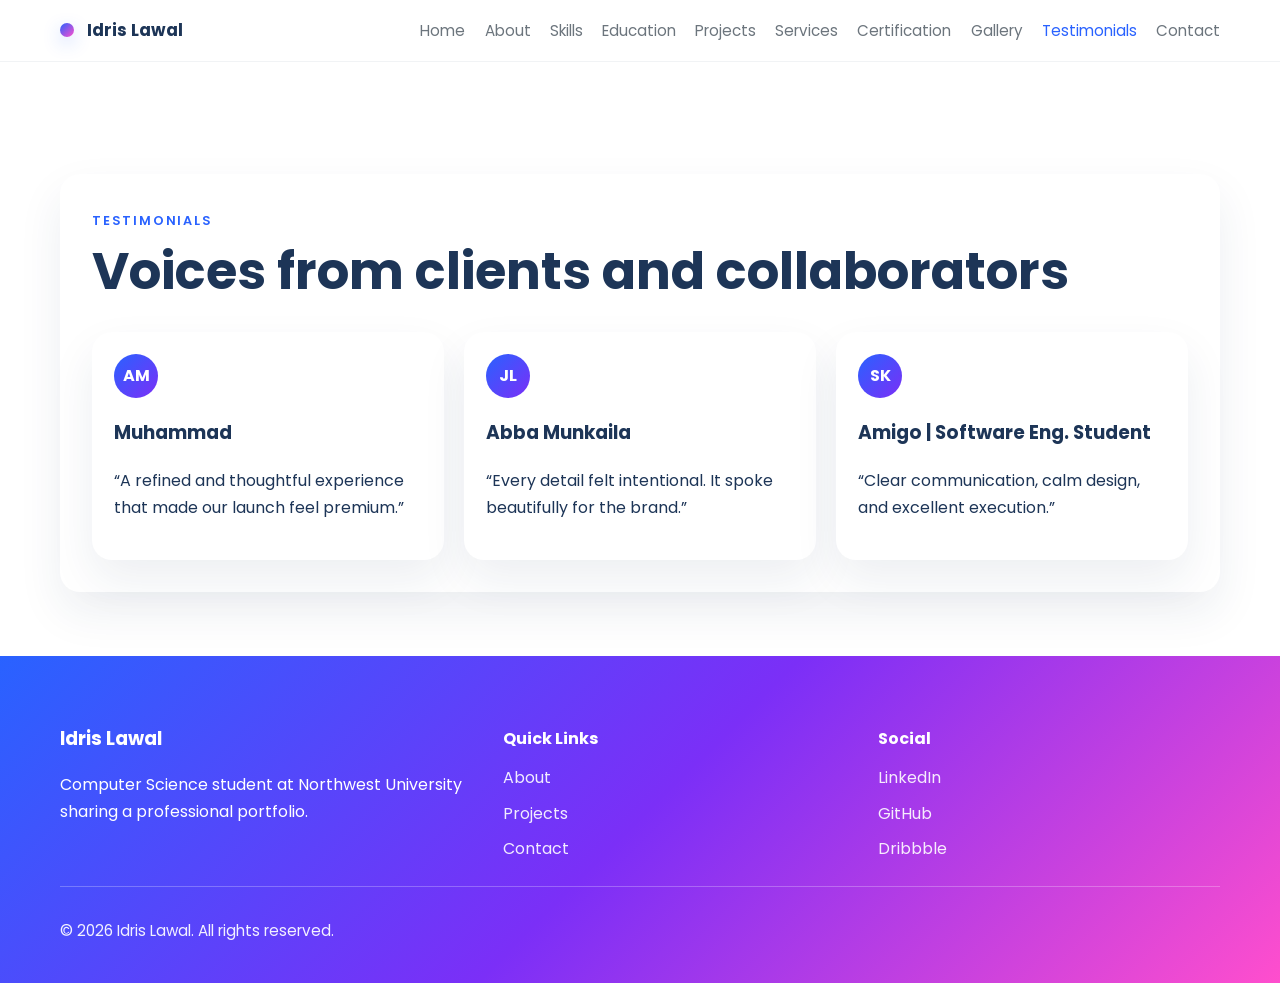
<file: testimonials.html>
<!DOCTYPE html>
<html lang="en">
  <head>
    <meta charset="UTF-8" />
    <meta name="viewport" content="width=device-width, initial-scale=1.0" />
    <title>Testimonials | Idris Lawal</title>
    <link rel="preconnect" href="https://fonts.googleapis.com" />
    <link rel="preconnect" href="https://fonts.gstatic.com" crossorigin />
    <link href="https://fonts.googleapis.com/css2?family=Poppins:wght@400;500;600;700&display=swap" rel="stylesheet" />
    <link rel="stylesheet" href="css/style.css" />
  </head>
  <body>
    <header class="site-header">
      <nav class="container site-nav">
        <a class="logo" href="index.html">
          <span class="logo-mark"></span>
          Idris Lawal
        </a>
        <ul class="nav-links">
          <li><a href="index.html">Home</a></li>
          <li><a href="about.html">About</a></li>
          <li><a href="skills.html">Skills</a></li>
          <li><a href="education.html">Education</a></li>
          <li><a href="projects.html">Projects</a></li>
          <li><a href="services.html">Services</a></li>
          <li><a href="certification.html">Certification</a></li>
          <li><a href="gallery.html">Gallery</a></li>
          <li><a class="active" href="testimonials.html">Testimonials</a></li>
          <li><a href="contact.html">Contact</a></li>
        </ul>
      </nav>
    </header>

    <main class="container page-shell inner-page">
      <section class="section-card">
        <div class="section-intro">
          <p class="eyebrow">Testimonials</p>
          <h2>Voices from clients and collaborators</h2>
        </div>
        <div class="card-grid three-up">
          <article class="testimonial-card">
            <div class="avatar">AM</div>
            <h3>Muhammad</h3>
            <p>“A refined and thoughtful experience that made our launch feel premium.”</p>
          </article>
          <article class="testimonial-card">
            <div class="avatar">JL</div>
            <h3>Abba Munkaila</h3>
            <p>“Every detail felt intentional. It spoke beautifully for the brand.”</p>
          </article>
          <article class="testimonial-card">
            <div class="avatar">SK</div>
            <h3>Amigo | Software Eng. Student</h3>
            <p>“Clear communication, calm design, and excellent execution.”</p>
          </article>
        </div>
      </section>
    </main>

    <footer class="site-footer">
      <div class="container footer-grid">
        <div>
          <h3>Idris Lawal</h3>
          <p>Computer Science student at Northwest University sharing a professional portfolio.</p>
        </div>
        <div>
          <h4>Quick Links</h4>
          <ul>
            <li><a href="about.html">About</a></li>
            <li><a href="projects.html">Projects</a></li>
            <li><a href="contact.html">Contact</a></li>
          </ul>
        </div>
        <div>
          <h4>Social</h4>
          <ul>
            <li><a href="#">LinkedIn</a></li>
            <li><a href="#">GitHub</a></li>
            <li><a href="#">Dribbble</a></li>
          </ul>
        </div>
      </div>
      <div class="container footer-bottom">
        <p>© 2026 Idris Lawal. All rights reserved.</p>
      </div>
    </footer>
  </body>
</html>
</file>
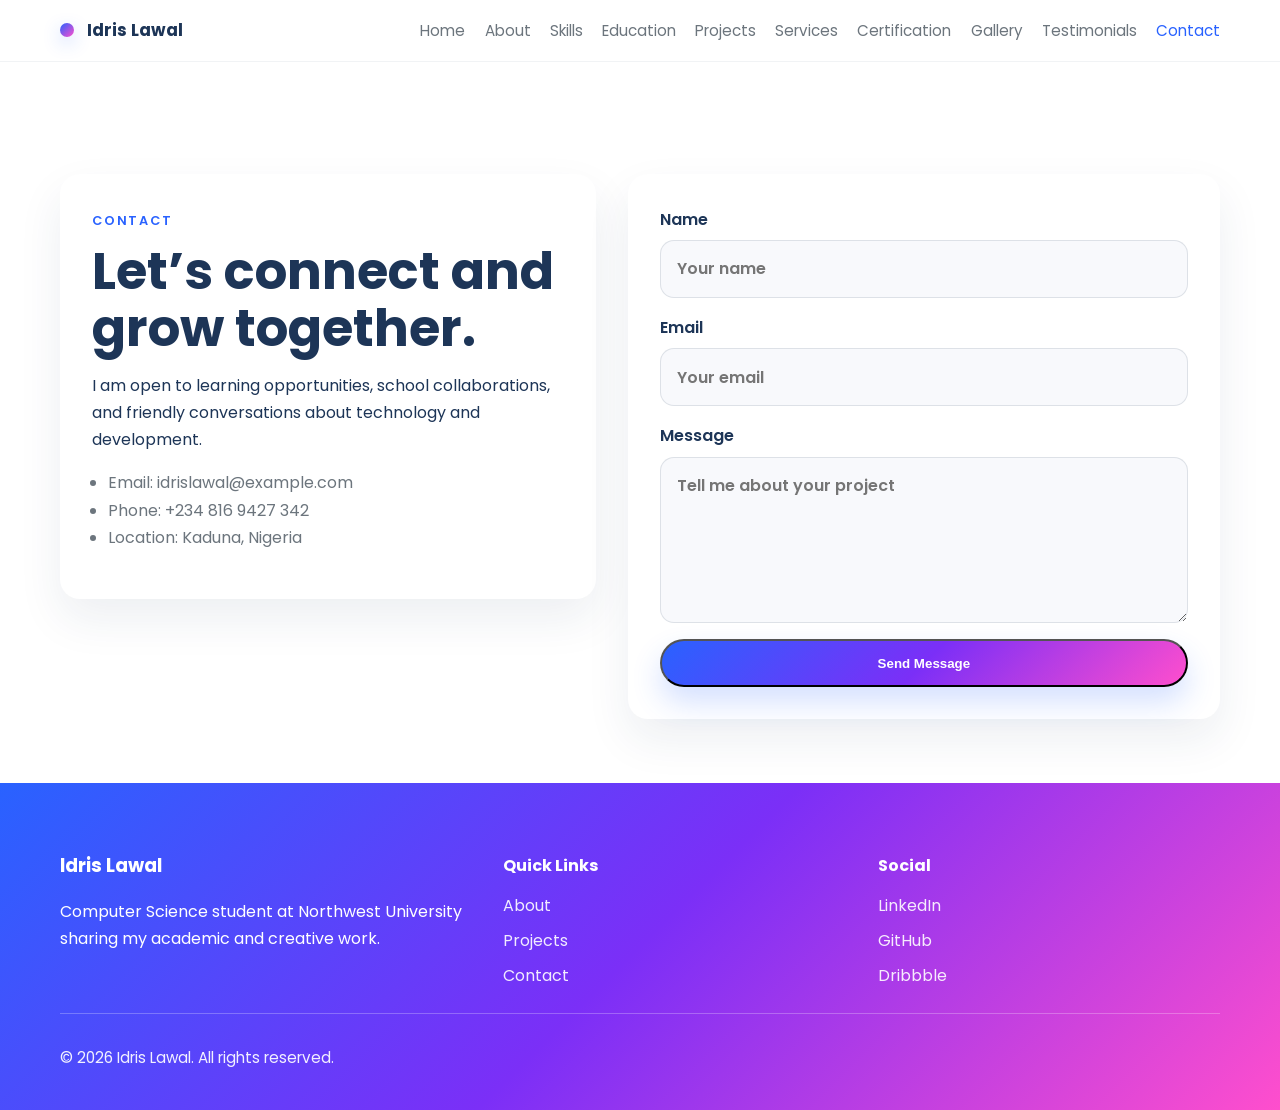
<file: Portfolio/contact.html>
<!DOCTYPE html>
<html lang="en">
  <head>
    <meta charset="UTF-8" />
    <meta name="viewport" content="width=device-width, initial-scale=1.0" />
    <title>Contact | Idris Lawal</title>
    <link rel="preconnect" href="https://fonts.googleapis.com" />
    <link rel="preconnect" href="https://fonts.gstatic.com" crossorigin />
    <link href="https://fonts.googleapis.com/css2?family=Poppins:wght@400;500;600;700&display=swap" rel="stylesheet" />
    <link rel="stylesheet" href="css/style.css" />
  </head>
  <body>
    <header class="site-header">
      <nav class="container site-nav">
        <a class="logo" href="index.html">
          <span class="logo-mark"></span>
          Idris Lawal
        </a>
        <ul class="nav-links">
          <li><a href="index.html">Home</a></li>
          <li><a href="about.html">About</a></li>
          <li><a href="skills.html">Skills</a></li>
          <li><a href="education.html">Education</a></li>
          <li><a href="projects.html">Projects</a></li>
          <li><a href="services.html">Services</a></li>
          <li><a href="certification.html">Certification</a></li>
          <li><a href="gallery.html">Gallery</a></li>
          <li><a href="testimonials.html">Testimonials</a></li>
          <li><a class="active" href="contact.html">Contact</a></li>
        </ul>
      </nav>
    </header>

    <main class="container page-shell inner-page">
      <section class="contact-section">
        <div class="contact-info">
          <p class="eyebrow">Contact</p>
          <h2>Let’s connect and grow together.</h2>
          <p>I am open to learning opportunities, school collaborations, and friendly conversations about technology and development.</p>
          <ul>
            <li>Email: idrislawal@example.com</li>
            <li>Phone: +234 816 9427 342</li>
            <li>Location: Kaduna, Nigeria</li>
          </ul>
        </div>
        <form class="contact-form">
          <label>
            Name
            <input type="text" placeholder="Your name" />
          </label>
          <label>
            Email
            <input type="email" placeholder="Your email" />
          </label>
          <label>
            Message
            <textarea rows="5" placeholder="Tell me about your project"></textarea>
          </label>
          <button class="btn btn-primary" type="submit">Send Message</button>
        </form>
      </section>
    </main>

    <footer class="site-footer">
      <div class="container footer-grid">
        <div>
          <h3>Idris Lawal</h3>
          <p>Computer Science student at Northwest University sharing my academic and creative work.</p>
        </div>
        <div>
          <h4>Quick Links</h4>
          <ul>
            <li><a href="about.html">About</a></li>
            <li><a href="projects.html">Projects</a></li>
            <li><a href="contact.html">Contact</a></li>
          </ul>
        </div>
        <div>
          <h4>Social</h4>
          <ul>
            <li><a href="#">LinkedIn</a></li>
            <li><a href="#">GitHub</a></li>
            <li><a href="#">Dribbble</a></li>
          </ul>
        </div>
      </div>
      <div class="container footer-bottom">
        <p>© 2026 Idris Lawal. All rights reserved.</p>
      </div>
    </footer>
  </body>
</html>
</file>
<file: css/style.css>
/* --------------------------------------------------
   Portfolio Website Styles
   HTML + CSS Only
-------------------------------------------------- */

:root {
  --primary-blue: #2962FF;
  --primary-purple: #7B2FF7;
  --accent-pink: #FF4ECD;
  --bg: #FFFFFF;
  --light-bg: #F8F9FC;
  --text-dark: #1D3557;
  --text-gray: #6C757D;
  --shadow: 0 20px 45px rgba(29, 53, 87, 0.08);
  --radius: 20px;
}

* {
  box-sizing: border-box;
}

html {
  scroll-behavior: smooth;
}

body {
  margin: 0;
  font-family: 'Poppins', sans-serif;
  color: var(--text-dark);
  background: var(--bg);
  line-height: 1.7;
}

a {
  color: inherit;
  text-decoration: none;
}

img {
  max-width: 100%;
  display: block;
}

.container {
  width: min(1160px, calc(100% - 2rem));
  margin: 0 auto;
}

.page-shell {
  padding: 5rem 0 4rem;
}

.inner-page {
  padding-top: 7rem;
}

/* Header */
.site-header {
  position: sticky;
  top: 0;
  z-index: 10;
  background: rgba(255, 255, 255, 0.95);
  backdrop-filter: blur(12px);
  border-bottom: 1px solid rgba(29, 53, 87, 0.06);
}

.site-nav {
  display: flex;
  justify-content: space-between;
  align-items: center;
  padding: 1rem 0;
}

.logo {
  display: flex;
  align-items: center;
  gap: 0.8rem;
  font-weight: 700;
  font-size: 1.05rem;
}

.logo-mark {
  width: 14px;
  height: 14px;
  border-radius: 50%;
  background: linear-gradient(135deg, var(--primary-blue), var(--accent-pink));
  box-shadow: 0 6px 18px rgba(41, 98, 255, 0.25);
}

.nav-links {
  display: flex;
  flex-wrap: wrap;
  gap: 1.2rem;
  list-style: none;
  padding: 0;
  margin: 0;
}

.nav-links a {
  color: var(--text-gray);
  font-size: 0.95rem;
  transition: color 0.25s ease;
}

.nav-links a:hover,
.nav-links a.active {
  color: var(--primary-blue);
}

/* Hero */
.hero {
  display: grid;
  grid-template-columns: 1.1fr 0.9fr;
  align-items: center;
  gap: 3rem;
  padding: 4rem 0 3rem;
}

.eyebrow {
  display: inline-block;
  margin: 0 0 0.75rem;
  color: var(--primary-blue);
  font-weight: 600;
  text-transform: uppercase;
  letter-spacing: 0.14em;
  font-size: 0.8rem;
}

.hero h1,
.section-intro h2,
.split-content h2,
.contact-info h2 {
  font-size: clamp(2.2rem, 4vw, 3.4rem);
  line-height: 1.1;
  margin: 0 0 1rem;
  font-weight: 700;
}

.hero-role {
  font-size: 1.05rem;
  font-weight: 600;
  margin-bottom: 1rem;
  color: var(--text-dark);
}

.hero-text {
  color: var(--text-gray);
  max-width: 560px;
  margin-bottom: 1.8rem;
}

.hero-actions {
  display: flex;
  flex-wrap: wrap;
  gap: 1rem;
  margin-bottom: 1.5rem;
}

.btn {
  display: inline-flex;
  align-items: center;
  justify-content: center;
  padding: 0.9rem 1.35rem;
  border-radius: 999px;
  font-weight: 600;
  transition: transform 0.25s ease, box-shadow 0.25s ease;
}

.btn:hover {
  transform: translateY(-2px);
}

.btn-primary {
  background: linear-gradient(135deg, var(--primary-blue), var(--primary-purple), var(--accent-pink));
  color: #fff;
  box-shadow: 0 15px 30px rgba(41, 98, 255, 0.2);
}

.btn-secondary {
  background: var(--light-bg);
  color: var(--text-dark);
}

.social-links {
  display: flex;
  gap: 0.8rem;
  list-style: none;
  padding: 0;
  margin: 0;
}

.social-links a {
  display: inline-flex;
  width: 38px;
  height: 38px;
  align-items: center;
  justify-content: center;
  border-radius: 50%;
  background: var(--light-bg);
  color: var(--text-dark);
  font-size: 0.95rem;
  transition: background 0.25s ease;
}

.social-links a:hover {
  background: var(--light-bg);
}

.hero-visual {
  position: relative;
  display: flex;
  justify-content: center;
  align-items: center;
}

.hero-visual img,
.split-image img {
  width: min(420px, 100%);
  border-radius: 40px;
  object-fit: cover;
  box-shadow: var(--shadow);
  position: relative;
  z-index: 2;
}

.blob {
  position: absolute;
  inset: 8% 0 0 8%;
  background: linear-gradient(135deg, var(--primary-blue), var(--primary-purple), var(--accent-pink));
  border-radius: 48% 52% 46% 54% / 55% 54% 46% 45%;
  transform: rotate(-12deg);
  z-index: 1;
}

.stats-grid,
.card-grid {
  display: grid;
  gap: 1.25rem;
}

.stats-grid {
  grid-template-columns: repeat(3, 1fr);
  margin-top: 1rem;
}

.stat-card,
.mini-card,
.project-card,
.testimonial-card,
.section-card,
.contact-form,
.contact-info {
  background: #fff;
  border-radius: var(--radius);
  box-shadow: var(--shadow);
}

.stat-card {
  padding: 1.4rem 1.2rem;
  text-align: center;
}

.stat-card h3 {
  margin: 0 0 0.2rem;
  font-size: 1.7rem;
  color: var(--primary-blue);
}

.stat-card p {
  margin: 0;
  color: var(--text-gray);
}

.wave-divider {
  margin-top: 2rem;
}

.wave-divider svg {
  display: block;
  width: 100%;
  height: 120px;
}

.wave-divider path {
  fill: var(--light-bg);
}

/* Inner pages */
.section-card {
  padding: 2rem;
}

.section-intro {
  margin-bottom: 2rem;
}

.split-section {
  display: grid;
  grid-template-columns: 0.95fr 1.05fr;
  gap: 2rem;
  align-items: center;
  margin-bottom: 2rem;
}

.split-image {
  position: relative;
  display: flex;
  justify-content: center;
}

.split-content p {
  color: var(--text-gray);
}

.card-grid.three-up {
  grid-template-columns: repeat(3, 1fr);
}

.mini-card,
.project-card,
.testimonial-card {
  padding: 1.4rem;
}

.project-card img {
  width: 100%;
  height: 210px;
  object-fit: cover;
  border-radius: 16px;
  margin-bottom: 1rem;
}

.text-link {
  font-weight: 600;
  color: var(--primary-blue);
}

.skills-list {
  display: grid;
  gap: 1rem;
}

.skill-item {
  padding: 0.8rem 0;
}

.skill-label {
  display: flex;
  justify-content: space-between;
  margin-bottom: 0.5rem;
  font-weight: 600;
}

.progress {
  width: 100%;
  height: 10px;
  background: var(--light-bg);
  border-radius: 999px;
  overflow: hidden;
}

.progress span {
  display: block;
  height: 100%;
  border-radius: inherit;
  background: linear-gradient(135deg, var(--primary-blue), var(--primary-purple), var(--accent-pink));
}

.timeline {
  display: grid;
  gap: 1rem;
}

.timeline-item {
  display: grid;
  grid-template-columns: 130px 1fr;
  gap: 1rem;
  padding: 1rem 0;
  border-bottom: 1px solid rgba(29, 53, 87, 0.08);
}

.timeline-year {
  color: var(--primary-blue);
  font-weight: 700;
}

.gallery-grid {
  display: grid;
  grid-template-columns: repeat(2, 1fr);
  gap: 1rem;
}

.gallery-grid img {
  width: 100%;
  height: 220px;
  object-fit: cover;
  border-radius: 16px;
}

.avatar {
  width: 44px;
  height: 44px;
  border-radius: 50%;
  display: grid;
  place-items: center;
  background: linear-gradient(135deg, var(--primary-blue), var(--primary-purple));
  color: #fff;
  font-weight: 700;
  margin-bottom: 0.8rem;
}

.contact-section {
  display: grid;
  grid-template-columns: 0.95fr 1.05fr;
  gap: 2rem;
  align-items: start;
}

.contact-info {
  padding: 2rem;
}

.contact-info ul {
  padding-left: 1rem;
  color: var(--text-gray);
}

.contact-form {
  padding: 2rem;
  display: grid;
  gap: 1rem;
}

.contact-form label {
  display: grid;
  gap: 0.45rem;
  font-weight: 600;
}

.contact-form input,
.contact-form textarea {
  border: 1px solid rgba(29, 53, 87, 0.12);
  border-radius: 14px;
  padding: 0.9rem 1rem;
  font: inherit;
  color: var(--text-dark);
  background: var(--light-bg);
}

/* Media page */
.media-grid {
  display: grid;
  gap: 1.5rem;
}

.media-card {
  padding: 1.4rem;
  border-radius: var(--radius);
  background: var(--light-bg);
  box-shadow: inset 0 0 0 1px rgba(29, 53, 87, 0.06);
}

.media-card h3 {
  margin-top: 0;
  margin-bottom: 0.5rem;
}

.media-card p {
  color: var(--text-gray);
  margin-top: 0;
  margin-bottom: 1rem;
}

.media-card video,
.media-card audio {
  width: 100%;
  border-radius: 14px;
}

.media-frame {
  position: relative;
  width: 100%;
  padding-top: 56.25%;
  overflow: hidden;
  border-radius: 16px;
}

.media-frame iframe {
  position: absolute;
  inset: 0;
  width: 100%;
  height: 100%;
  border: 0;
}

/* Footer */
.site-footer {
  background: linear-gradient(135deg, var(--primary-blue), var(--primary-purple), var(--accent-pink));
  color: #fff;
  padding: 3rem 0 1.5rem;
}

.footer-grid {
  display: grid;
  grid-template-columns: 1.2fr 1fr 1fr;
  gap: 2rem;
  padding-bottom: 1.5rem;
}

.site-footer h3,
.site-footer h4 {
  margin-bottom: 0.75rem;
}

.site-footer ul {
  list-style: none;
  padding: 0;
  margin: 0;
  display: grid;
  gap: 0.5rem;
}

.site-footer a {
  color: rgba(255,255,255,0.9);
}

.footer-bottom {
  border-top: 1px solid rgba(255,255,255,0.25);
  padding-top: 1rem;
  font-size: 0.95rem;
  color: rgba(255,255,255,0.92);
}

.certificate-preview {
  margin: 1.5rem 0 2rem;
  padding: 1rem;
  border-radius: 20px;
  background: var(--light-bg);
  box-shadow: inset 0 0 0 1px rgba(29, 53, 87, 0.06);
}

.certificate-preview img {
  width: 100%;
  max-width: 760px;
  margin: 0 auto;
  border-radius: 16px;
  box-shadow: var(--shadow);
}

/* Responsive */
@media (max-width: 900px) {
  .hero,
  .split-section,
  .contact-section,
  .card-grid.three-up,
  .stats-grid {
    grid-template-columns: 1fr;
  }

  .hero {
    padding-top: 2rem;
  }

  .hero-visual {
    order: -1;
  }

  .footer-grid {
    grid-template-columns: 1fr;
  }
}

@media (max-width: 760px) {
  .site-nav {
    flex-direction: column;
    align-items: flex-start;
    gap: 0.8rem;
  }

  .nav-links {
    gap: 0.75rem 1rem;
  }

  .section-card,
  .contact-info,
  .contact-form {
    padding: 1.25rem;
  }

  .timeline-item {
    grid-template-columns: 1fr;
  }

  .gallery-grid {
    grid-template-columns: 1fr;
  }
}

@media (max-width: 600px) {
  .container {
    width: min(100%, calc(100% - 1.25rem));
  }

  .page-shell {
    padding: 3rem 0 2.5rem;
  }

  .inner-page {
    padding-top: 5rem;
  }

  .site-nav {
    padding: 0.85rem 0;
  }

  .nav-links {
    width: 100%;
    justify-content: space-between;
    gap: 0.6rem 0.8rem;
  }

  .nav-links a {
    font-size: 0.9rem;
  }

  .hero {
    gap: 2rem;
    padding: 2rem 0 1.5rem;
  }

  .hero h1 {
    font-size: 2.1rem;
  }

  .hero-actions {
    flex-direction: column;
    align-items: stretch;
  }

  .btn {
    width: 100%;
  }

  .hero-visual img,
  .split-image img {
    width: min(340px, 100%);
  }

  .stats-grid,
  .card-grid.three-up {
    grid-template-columns: 1fr;
  }

  .section-card {
    padding: 1.2rem;
  }

  .section-intro h2,
  .split-content h2,
  .contact-info h2 {
    font-size: 1.7rem;
  }

  .project-card img,
  .gallery-grid img {
    height: 180px;
  }

  .contact-info,
  .contact-form {
    padding: 1.15rem;
  }

  .wave-divider svg {
    height: 80px;
  }

  .footer-grid {
    gap: 1.25rem;
  }
}
</file>
<file: Portfolio/css/style.css>
/* --------------------------------------------------
   Portfolio Website Styles
   HTML + CSS Only
-------------------------------------------------- */

:root {
  --primary-blue: #2962FF;
  --primary-purple: #7B2FF7;
  --accent-pink: #FF4ECD;
  --bg: #FFFFFF;
  --light-bg: #F8F9FC;
  --text-dark: #1D3557;
  --text-gray: #6C757D;
  --shadow: 0 20px 45px rgba(29, 53, 87, 0.08);
  --radius: 20px;
}

* {
  box-sizing: border-box;
}

html {
  scroll-behavior: smooth;
}

body {
  margin: 0;
  font-family: 'Poppins', sans-serif;
  color: var(--text-dark);
  background: var(--bg);
  line-height: 1.7;
}

a {
  color: inherit;
  text-decoration: none;
}

img {
  max-width: 100%;
  display: block;
}

.container {
  width: min(1160px, calc(100% - 2rem));
  margin: 0 auto;
}

.page-shell {
  padding: 5rem 0 4rem;
}

.inner-page {
  padding-top: 7rem;
}

/* Header */
.site-header {
  position: sticky;
  top: 0;
  z-index: 10;
  background: rgba(255, 255, 255, 0.95);
  backdrop-filter: blur(12px);
  border-bottom: 1px solid rgba(29, 53, 87, 0.06);
}

.site-nav {
  display: flex;
  justify-content: space-between;
  align-items: center;
  padding: 1rem 0;
}

.logo {
  display: flex;
  align-items: center;
  gap: 0.8rem;
  font-weight: 700;
  font-size: 1.05rem;
}

.logo-mark {
  width: 14px;
  height: 14px;
  border-radius: 50%;
  background: linear-gradient(135deg, var(--primary-blue), var(--accent-pink));
  box-shadow: 0 6px 18px rgba(41, 98, 255, 0.25);
}

.nav-links {
  display: flex;
  flex-wrap: wrap;
  gap: 1.2rem;
  list-style: none;
  padding: 0;
  margin: 0;
}

.nav-links a {
  color: var(--text-gray);
  font-size: 0.95rem;
  transition: color 0.25s ease;
}

.nav-links a:hover,
.nav-links a.active {
  color: var(--primary-blue);
}

/* Hero */
.hero {
  display: grid;
  grid-template-columns: 1.1fr 0.9fr;
  align-items: center;
  gap: 3rem;
  padding: 4rem 0 3rem;
}

.eyebrow {
  display: inline-block;
  margin: 0 0 0.75rem;
  color: var(--primary-blue);
  font-weight: 600;
  text-transform: uppercase;
  letter-spacing: 0.14em;
  font-size: 0.8rem;
}

.hero h1,
.section-intro h2,
.split-content h2,
.contact-info h2 {
  font-size: clamp(2.2rem, 4vw, 3.4rem);
  line-height: 1.1;
  margin: 0 0 1rem;
  font-weight: 700;
}

.hero-role {
  font-size: 1.05rem;
  font-weight: 600;
  margin-bottom: 1rem;
  color: var(--text-dark);
}

.hero-text {
  color: var(--text-gray);
  max-width: 560px;
  margin-bottom: 1.8rem;
}

.hero-actions {
  display: flex;
  flex-wrap: wrap;
  gap: 1rem;
  margin-bottom: 1.5rem;
}

.btn {
  display: inline-flex;
  align-items: center;
  justify-content: center;
  padding: 0.9rem 1.35rem;
  border-radius: 999px;
  font-weight: 600;
  transition: transform 0.25s ease, box-shadow 0.25s ease;
}

.btn:hover {
  transform: translateY(-2px);
}

.btn-primary {
  background: linear-gradient(135deg, var(--primary-blue), var(--primary-purple), var(--accent-pink));
  color: #fff;
  box-shadow: 0 15px 30px rgba(41, 98, 255, 0.2);
}

.btn-secondary {
  background: var(--light-bg);
  color: var(--text-dark);
}

.social-links {
  display: flex;
  gap: 0.8rem;
  list-style: none;
  padding: 0;
  margin: 0;
}

.social-links a {
  display: inline-flex;
  width: 38px;
  height: 38px;
  align-items: center;
  justify-content: center;
  border-radius: 50%;
  background: var(--light-bg);
  color: var(--text-dark);
  font-size: 0.95rem;
  transition: background 0.25s ease;
}

.social-links a:hover {
  background: var(--light-bg);
}

.hero-visual {
  position: relative;
  display: flex;
  justify-content: center;
  align-items: center;
}

.hero-visual img,
.split-image img {
  width: min(420px, 100%);
  border-radius: 40px;
  object-fit: cover;
  box-shadow: var(--shadow);
  position: relative;
  z-index: 2;
}

.blob {
  position: absolute;
  inset: 8% 0 0 8%;
  background: linear-gradient(135deg, var(--primary-blue), var(--primary-purple), var(--accent-pink));
  border-radius: 48% 52% 46% 54% / 55% 54% 46% 45%;
  transform: rotate(-12deg);
  z-index: 1;
}

.stats-grid,
.card-grid {
  display: grid;
  gap: 1.25rem;
}

.stats-grid {
  grid-template-columns: repeat(3, 1fr);
  margin-top: 1rem;
}

.stat-card,
.mini-card,
.project-card,
.testimonial-card,
.section-card,
.contact-form,
.contact-info {
  background: #fff;
  border-radius: var(--radius);
  box-shadow: var(--shadow);
}

.stat-card {
  padding: 1.4rem 1.2rem;
  text-align: center;
}

.stat-card h3 {
  margin: 0 0 0.2rem;
  font-size: 1.7rem;
  color: var(--primary-blue);
}

.stat-card p {
  margin: 0;
  color: var(--text-gray);
}

.wave-divider {
  margin-top: 2rem;
}

.wave-divider svg {
  display: block;
  width: 100%;
  height: 120px;
}

.wave-divider path {
  fill: var(--light-bg);
}

/* Inner pages */
.section-card {
  padding: 2rem;
}

.section-intro {
  margin-bottom: 2rem;
}

.split-section {
  display: grid;
  grid-template-columns: 0.95fr 1.05fr;
  gap: 2rem;
  align-items: center;
  margin-bottom: 2rem;
}

.split-image {
  position: relative;
  display: flex;
  justify-content: center;
}

.split-content p {
  color: var(--text-gray);
}

.card-grid.three-up {
  grid-template-columns: repeat(3, 1fr);
}

.mini-card,
.project-card,
.testimonial-card {
  padding: 1.4rem;
}

.project-card img {
  width: 100%;
  height: 210px;
  object-fit: cover;
  border-radius: 16px;
  margin-bottom: 1rem;
}

.text-link {
  font-weight: 600;
  color: var(--primary-blue);
}

.skills-list {
  display: grid;
  gap: 1rem;
}

.skill-item {
  padding: 0.8rem 0;
}

.skill-label {
  display: flex;
  justify-content: space-between;
  margin-bottom: 0.5rem;
  font-weight: 600;
}

.progress {
  width: 100%;
  height: 10px;
  background: var(--light-bg);
  border-radius: 999px;
  overflow: hidden;
}

.progress span {
  display: block;
  height: 100%;
  border-radius: inherit;
  background: linear-gradient(135deg, var(--primary-blue), var(--primary-purple), var(--accent-pink));
}

.timeline {
  display: grid;
  gap: 1rem;
}

.timeline-item {
  display: grid;
  grid-template-columns: 130px 1fr;
  gap: 1rem;
  padding: 1rem 0;
  border-bottom: 1px solid rgba(29, 53, 87, 0.08);
}

.timeline-year {
  color: var(--primary-blue);
  font-weight: 700;
}

.gallery-grid {
  display: grid;
  grid-template-columns: repeat(2, 1fr);
  gap: 1rem;
}

.gallery-grid img {
  width: 100%;
  height: 220px;
  object-fit: cover;
  border-radius: 16px;
}

.avatar {
  width: 44px;
  height: 44px;
  border-radius: 50%;
  display: grid;
  place-items: center;
  background: linear-gradient(135deg, var(--primary-blue), var(--primary-purple));
  color: #fff;
  font-weight: 700;
  margin-bottom: 0.8rem;
}

.contact-section {
  display: grid;
  grid-template-columns: 0.95fr 1.05fr;
  gap: 2rem;
  align-items: start;
}

.contact-info {
  padding: 2rem;
}

.contact-info ul {
  padding-left: 1rem;
  color: var(--text-gray);
}

.contact-form {
  padding: 2rem;
  display: grid;
  gap: 1rem;
}

.contact-form label {
  display: grid;
  gap: 0.45rem;
  font-weight: 600;
}

.contact-form input,
.contact-form textarea {
  border: 1px solid rgba(29, 53, 87, 0.12);
  border-radius: 14px;
  padding: 0.9rem 1rem;
  font: inherit;
  color: var(--text-dark);
  background: var(--light-bg);
}

/* Footer */
.site-footer {
  background: linear-gradient(135deg, var(--primary-blue), var(--primary-purple), var(--accent-pink));
  color: #fff;
  padding: 3rem 0 1.5rem;
}

.footer-grid {
  display: grid;
  grid-template-columns: 1.2fr 1fr 1fr;
  gap: 2rem;
  padding-bottom: 1.5rem;
}

.site-footer h3,
.site-footer h4 {
  margin-bottom: 0.75rem;
}

.site-footer ul {
  list-style: none;
  padding: 0;
  margin: 0;
  display: grid;
  gap: 0.5rem;
}

.site-footer a {
  color: rgba(255,255,255,0.9);
}

.footer-bottom {
  border-top: 1px solid rgba(255,255,255,0.25);
  padding-top: 1rem;
  font-size: 0.95rem;
  color: rgba(255,255,255,0.92);
}

.certificate-preview {
  margin: 1.5rem 0 2rem;
  padding: 1rem;
  border-radius: 20px;
  background: var(--light-bg);
  box-shadow: inset 0 0 0 1px rgba(29, 53, 87, 0.06);
}

.certificate-preview img {
  width: 100%;
  max-width: 760px;
  margin: 0 auto;
  border-radius: 16px;
  box-shadow: var(--shadow);
}

/* Responsive */
@media (max-width: 900px) {
  .hero,
  .split-section,
  .contact-section,
  .card-grid.three-up,
  .stats-grid {
    grid-template-columns: 1fr;
  }

  .hero {
    padding-top: 2rem;
  }

  .hero-visual {
    order: -1;
  }

  .footer-grid {
    grid-template-columns: 1fr;
  }
}

@media (max-width: 760px) {
  .site-nav {
    flex-direction: column;
    align-items: flex-start;
    gap: 0.8rem;
  }

  .nav-links {
    gap: 0.75rem 1rem;
  }

  .section-card,
  .contact-info,
  .contact-form {
    padding: 1.25rem;
  }

  .timeline-item {
    grid-template-columns: 1fr;
  }

  .gallery-grid {
    grid-template-columns: 1fr;
  }
}

@media (max-width: 600px) {
  .container {
    width: min(100%, calc(100% - 1.25rem));
  }

  .page-shell {
    padding: 3rem 0 2.5rem;
  }

  .inner-page {
    padding-top: 5rem;
  }

  .site-nav {
    padding: 0.85rem 0;
  }

  .nav-links {
    width: 100%;
    justify-content: space-between;
    gap: 0.6rem 0.8rem;
  }

  .nav-links a {
    font-size: 0.9rem;
  }

  .hero {
    gap: 2rem;
    padding: 2rem 0 1.5rem;
  }

  .hero h1 {
    font-size: 2.1rem;
  }

  .hero-actions {
    flex-direction: column;
    align-items: stretch;
  }

  .btn {
    width: 100%;
  }

  .hero-visual img,
  .split-image img {
    width: min(340px, 100%);
  }

  .stats-grid,
  .card-grid.three-up {
    grid-template-columns: 1fr;
  }

  .section-card {
    padding: 1.2rem;
  }

  .section-intro h2,
  .split-content h2,
  .contact-info h2 {
    font-size: 1.7rem;
  }

  .project-card img,
  .gallery-grid img {
    height: 180px;
  }

  .contact-info,
  .contact-form {
    padding: 1.15rem;
  }

  .wave-divider svg {
    height: 80px;
  }

  .footer-grid {
    gap: 1.25rem;
  }
}
</file>
